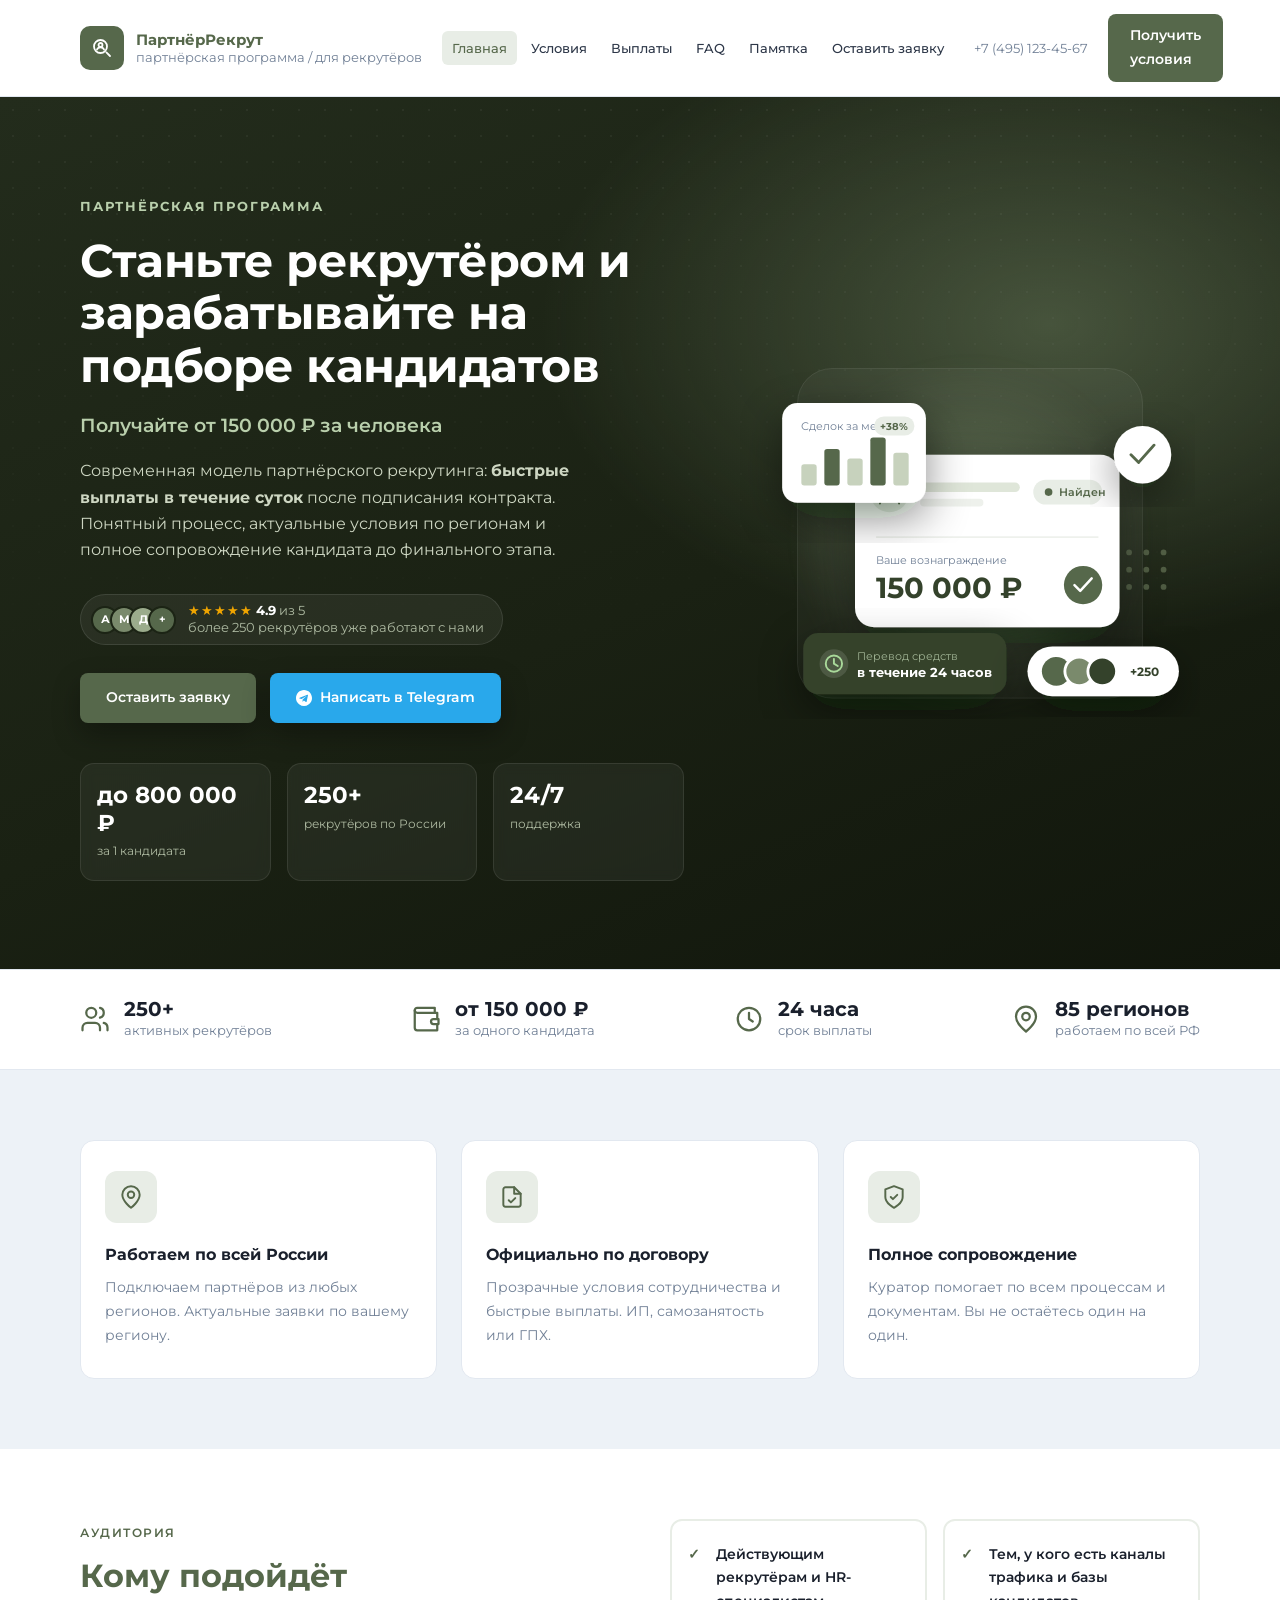
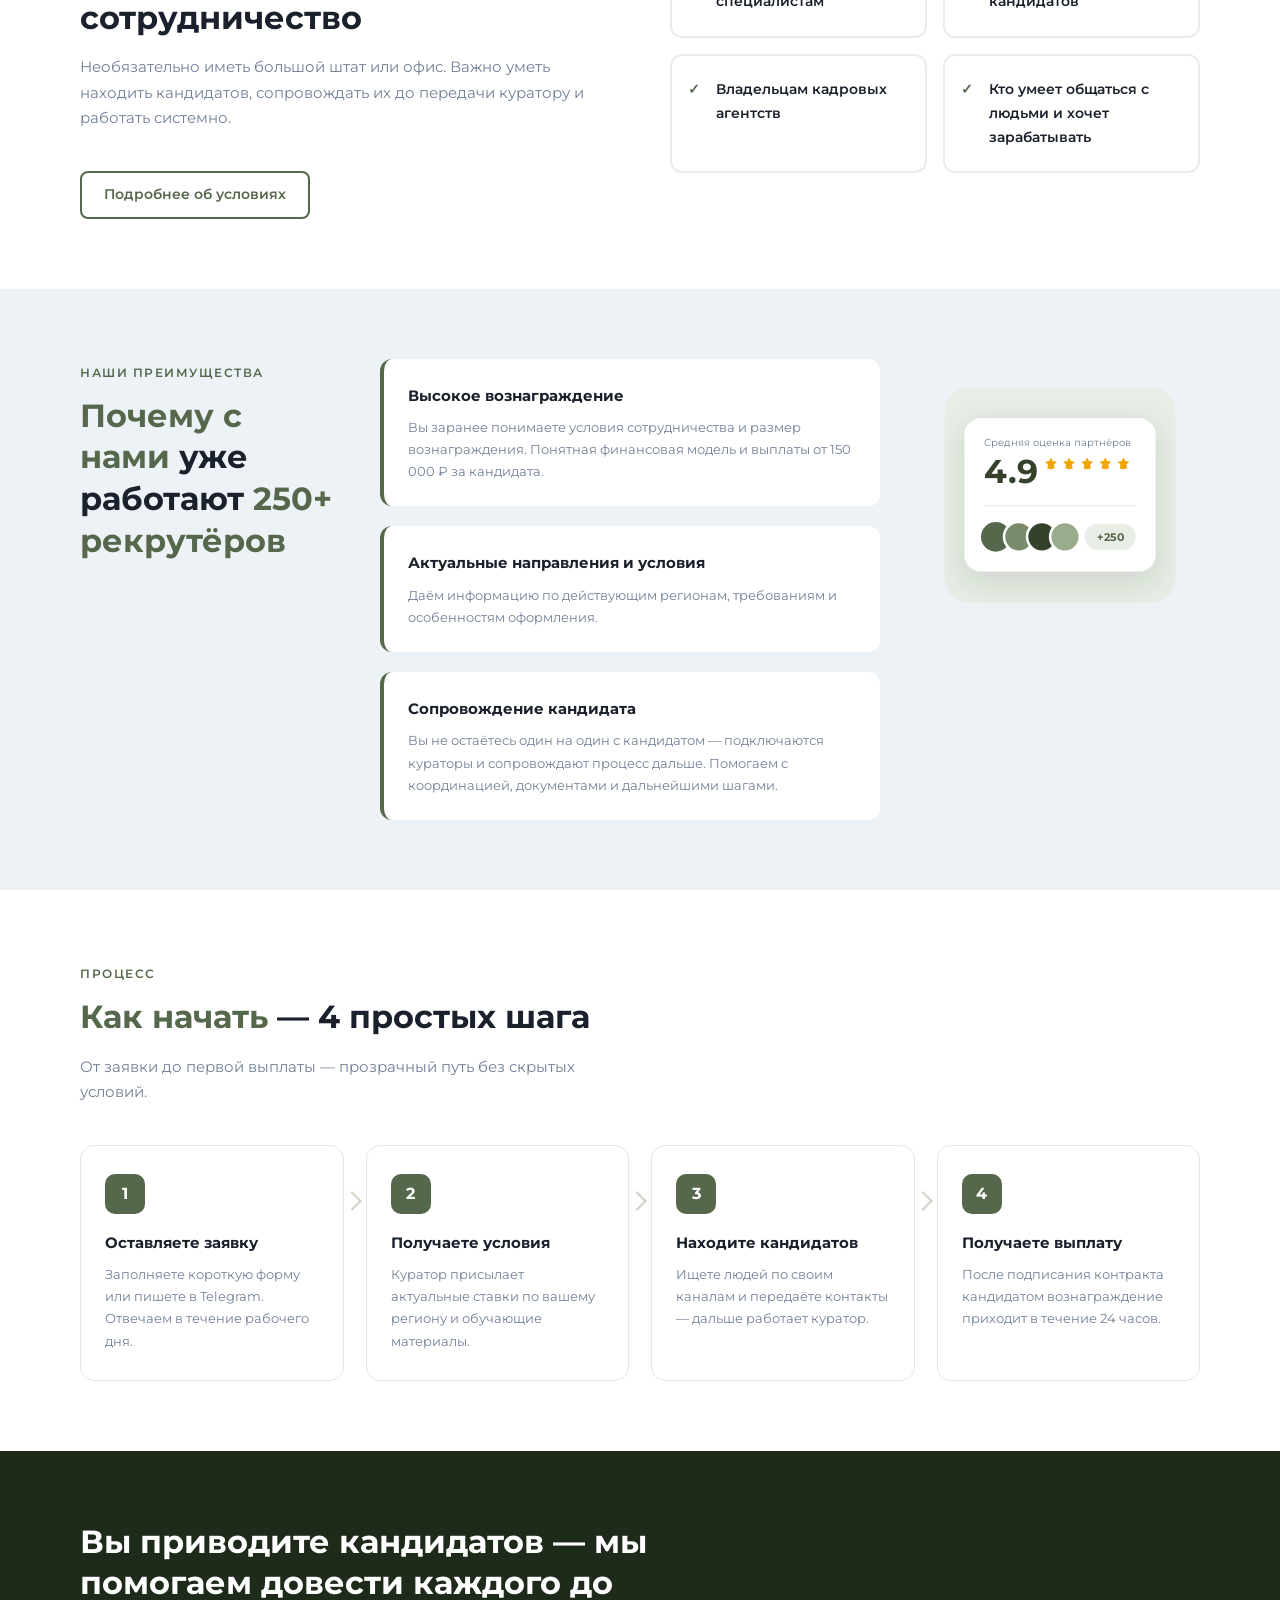
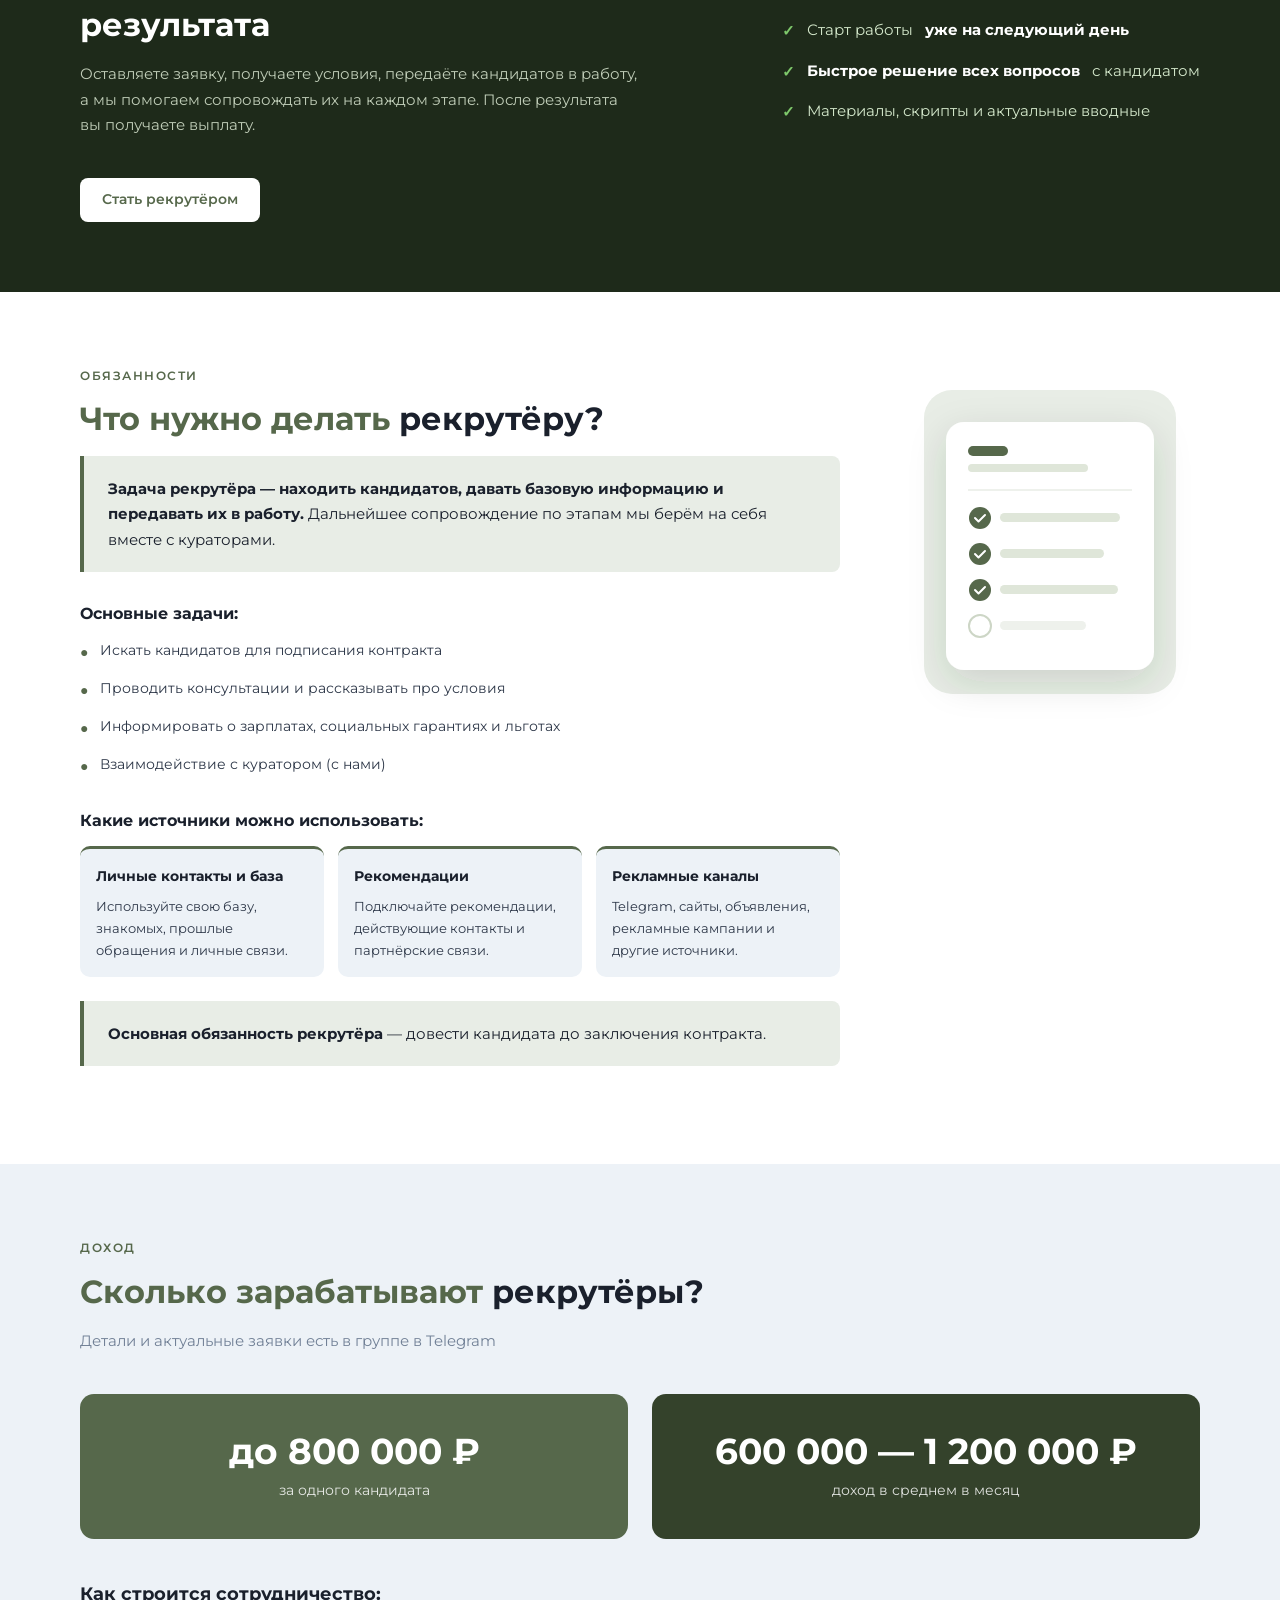
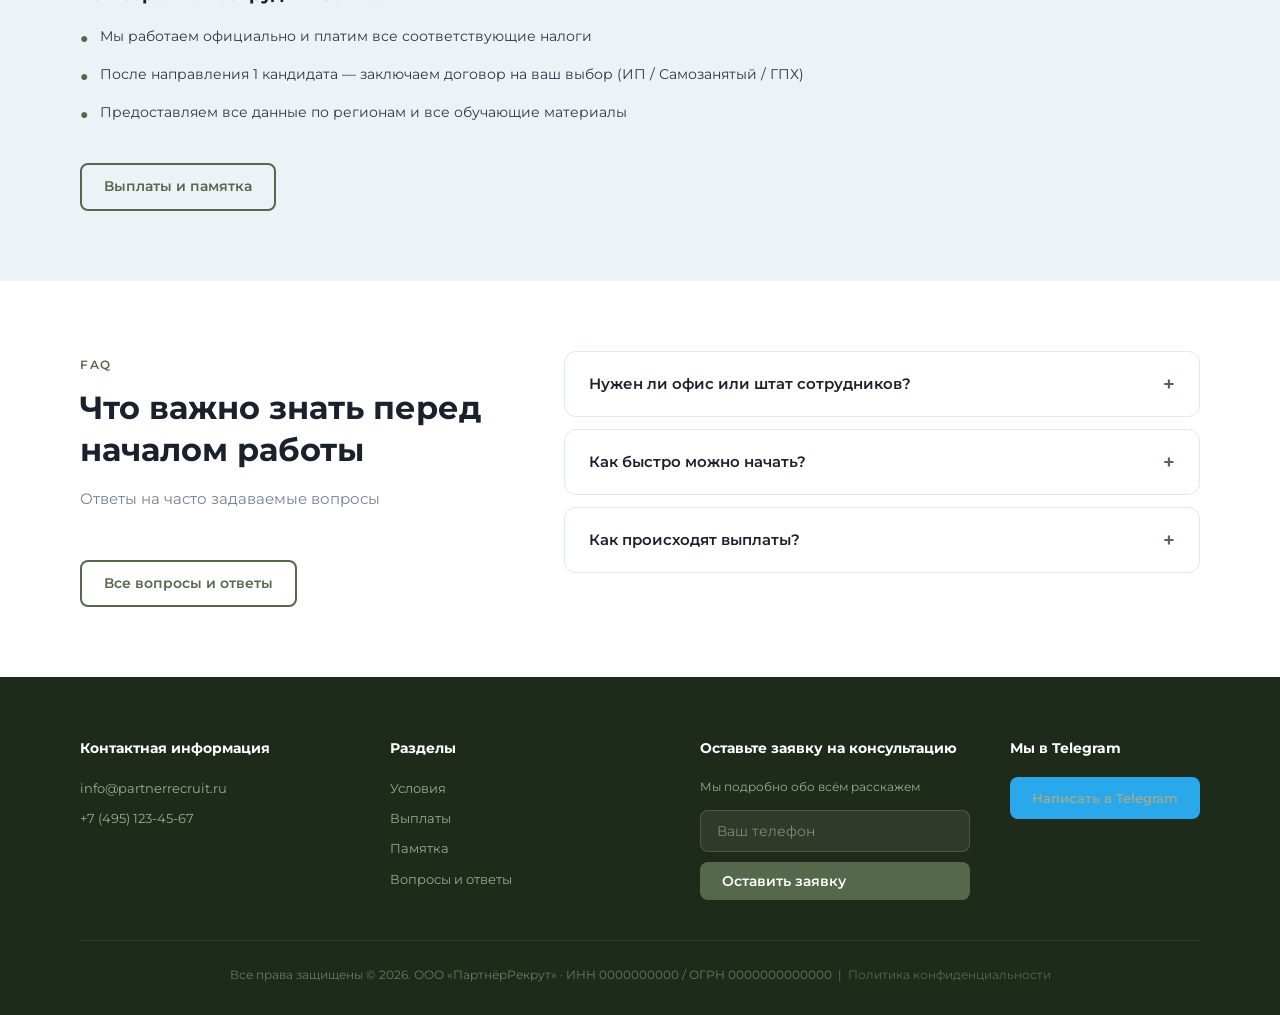
<file: index.html>
<!DOCTYPE html>
<html lang="ru">
<head>
  <meta charset="UTF-8">
  <meta name="viewport" content="width=device-width, initial-scale=1.0">
  <title>Партнёрская программа для рекрутёров | Подбор кандидатов</title>
  <meta name="description" content="Работа для рекрутёров по подбору кандидатов. Актуальные условия, сопровождение, выплаты за результат, заявки по регионам.">
  <link rel="stylesheet" href="css/style.css">
</head>
<body>

<!-- HEADER -->
<header class="site-header">
  <div class="container">
    <div class="header-inner">
      <a href="index.html" class="logo-wrap">
        <div class="logo-icon">
          <svg viewBox="0 0 24 24" fill="none" stroke="currentColor" stroke-width="1.8" stroke-linecap="round" stroke-linejoin="round" aria-hidden="true">
            <circle cx="10.5" cy="10.5" r="6.5"/>
            <path d="m20 20-3.6-3.6"/>
            <circle cx="10.5" cy="9" r="2"/>
            <path d="M7 13.6a3.6 3 0 0 1 7 0"/>
          </svg>
        </div>
        <div class="logo-text">
          <strong>ПартнёрРекрут</strong>
          партнёрская программа / для рекрутёров
        </div>
      </a>
      <nav class="header-nav" id="header-nav">
        <a href="index.html">Главная</a>
        <a href="usloviya.html">Условия</a>
        <a href="viplaty.html">Выплаты</a>
        <a href="faq.html">FAQ</a>
        <a href="pamyatka.html">Памятка</a>
        <a href="zayavka.html">Оставить заявку</a>
      </nav>
      <div class="header-contacts">
        <a href="tel:+74951234567">+7 (495) 123-45-67</a>
      </div>
      <a href="#" class="btn btn-primary" data-modal>Получить условия</a>
      <button class="hamburger" id="hamburger" aria-label="Меню">
        <span></span><span></span><span></span>
      </button>
    </div>
  </div>
</header>

<!-- HERO -->
<section class="hero">
  <div class="container">
    <div class="hero-inner">
      <div>
        <span class="hero-label">Партнёрская программа</span>
        <h1>Станьте рекрутёром и зарабатывайте на подборе кандидатов</h1>
        <p class="hero-sub">Получайте от 150 000 ₽ за человека</p>
        <p class="hero-desc">Современная модель партнёрского рекрутинга: <strong>быстрые выплаты в течение суток</strong> после подписания контракта. Понятный процесс, актуальные условия по регионам и полное сопровождение кандидата до финального этапа.</p>
        <div class="hero-rating">
          <div class="avatars">
            <span>А</span><span>М</span><span>Д</span><span>+</span>
          </div>
          <div class="rating-text">
            <span class="stars">★★★★★</span> <strong>4.9</strong> из 5<br>
            более 250 рекрутёров уже работают с нами
          </div>
        </div>
        <div class="hero-btns">
          <a href="#" class="btn btn-primary" data-modal>Оставить заявку</a>
          <a href="https://t.me/partnerrecruit" class="btn btn-tg" target="_blank" rel="noopener">
            <svg width="16" height="16" viewBox="0 0 24 24" fill="currentColor" aria-hidden="true"><path d="M12 0C5.373 0 0 5.373 0 12s5.373 12 12 12 12-5.373 12-12S18.627 0 12 0zm5.894 8.221-1.97 9.28c-.145.658-.537.818-1.084.508l-3-2.21-1.447 1.394c-.16.16-.295.295-.605.295l.213-3.053 5.56-5.023c.242-.213-.054-.333-.373-.12l-6.871 4.326-2.962-.924c-.643-.204-.657-.643.136-.953l11.57-4.461c.537-.194 1.006.131.833.941z"/></svg>
            Написать в Telegram
          </a>
        </div>
        <div class="hero-stats">
          <div class="stat-box">
            <div class="stat-num">до 800 000 ₽</div>
            <div class="stat-label">за 1 кандидата</div>
          </div>
          <div class="stat-box">
            <div class="stat-num">250+</div>
            <div class="stat-label">рекрутёров по России</div>
          </div>
          <div class="stat-box">
            <div class="stat-num">24/7</div>
            <div class="stat-label">поддержка</div>
          </div>
        </div>
      </div>
      <div class="hero-image-side">
        <svg viewBox="0 0 480 470" fill="none" xmlns="http://www.w3.org/2000/svg" role="img" aria-label="Панель рекрутёра: подобранный кандидат, статистика и выплата">
          <defs>
            <filter id="hShadow" x="-40%" y="-40%" width="180%" height="180%">
              <feDropShadow dx="0" dy="16" stdDeviation="22" flood-color="#0c1208" flood-opacity="0.45"/>
            </filter>
          </defs>

          <!-- subtle glass frame -->
          <rect x="60" y="60" width="360" height="344" rx="36" fill="#ffffff" fill-opacity="0.04" stroke="#ffffff" stroke-opacity="0.09"/>

          <!-- dot accents -->
          <g fill="#7d8f6c" fill-opacity="0.5">
            <circle cx="406" cy="252" r="3"/><circle cx="424" cy="252" r="3"/><circle cx="442" cy="252" r="3"/>
            <circle cx="406" cy="270" r="3"/><circle cx="424" cy="270" r="3"/><circle cx="442" cy="270" r="3"/>
            <circle cx="406" cy="288" r="3"/><circle cx="424" cy="288" r="3"/><circle cx="442" cy="288" r="3"/>
          </g>

          <!-- main candidate card -->
          <g filter="url(#hShadow)">
            <rect x="120" y="150" width="276" height="180" rx="20" fill="#ffffff"/>
          </g>
          <circle cx="156" cy="190" r="20" fill="#e8ede6"/>
          <g stroke="#56684b" stroke-width="2" stroke-linecap="round" stroke-linejoin="round">
            <circle cx="156" cy="184" r="6"/>
            <path d="M146 201a10 8 0 0 1 20 0"/>
          </g>
          <rect x="188" y="179" width="104" height="10" rx="5" fill="#dfe6d9"/>
          <rect x="188" y="196" width="66" height="8" rx="4" fill="#eef1ec"/>
          <rect x="306" y="176" width="72" height="26" rx="13" fill="#e8ede6"/>
          <circle cx="322" cy="189" r="4" fill="#56684b"/>
          <text x="333" y="193" font-family="Montserrat, sans-serif" font-size="11" font-weight="600" fill="#56684b">Найден</text>
          <line x1="142" y1="236" x2="374" y2="236" stroke="#eef1ec" stroke-width="2"/>
          <text x="142" y="264" font-family="Montserrat, sans-serif" font-size="12" fill="#718096">Ваше вознаграждение</text>
          <text x="142" y="300" font-family="Montserrat, sans-serif" font-size="30" font-weight="700" fill="#34422b">150 000 ₽</text>
          <circle cx="358" cy="286" r="20" fill="#56684b"/>
          <path d="m349 286 6 6 12-13" stroke="#fff" stroke-width="2.6" stroke-linecap="round" stroke-linejoin="round"/>

          <!-- stats mini-card -->
          <g filter="url(#hShadow)">
            <rect x="44" y="96" width="150" height="104" rx="16" fill="#ffffff"/>
          </g>
          <text x="64" y="124" font-family="Montserrat, sans-serif" font-size="11" fill="#718096">Сделок за месяц</text>
          <rect x="140" y="110" width="42" height="20" rx="10" fill="#e8ede6"/>
          <text x="161" y="124" text-anchor="middle" font-family="Montserrat, sans-serif" font-size="10" font-weight="700" fill="#56684b">+38%</text>
          <g>
            <rect x="64" y="160" width="16" height="22" rx="3" fill="#c7d2bd"/>
            <rect x="88" y="144" width="16" height="38" rx="3" fill="#56684b"/>
            <rect x="112" y="154" width="16" height="28" rx="3" fill="#c7d2bd"/>
            <rect x="136" y="132" width="16" height="50" rx="3" fill="#56684b"/>
            <rect x="160" y="148" width="16" height="34" rx="3" fill="#c7d2bd"/>
          </g>

          <!-- top-right check badge -->
          <g filter="url(#hShadow)">
            <circle cx="420" cy="150" r="30" fill="#ffffff"/>
          </g>
          <path d="m408 150 8 8 16-18" stroke="#56684b" stroke-width="3" stroke-linecap="round" stroke-linejoin="round"/>

          <!-- payout chip -->
          <g filter="url(#hShadow)">
            <rect x="66" y="336" width="212" height="64" rx="16" fill="#34422b"/>
          </g>
          <circle cx="98" cy="368" r="15" fill="#ffffff" fill-opacity="0.12"/>
          <g stroke="#a9d99a" stroke-width="2" stroke-linecap="round" stroke-linejoin="round">
            <circle cx="98" cy="368" r="8.5"/>
            <path d="M98 368v-5M98 368l4 2.5"/>
          </g>
          <text x="122" y="364" font-family="Montserrat, sans-serif" font-size="11" fill="#9fb293">Перевод средств</text>
          <text x="122" y="382" font-family="Montserrat, sans-serif" font-size="14" font-weight="700" fill="#ffffff">в течение 24 часов</text>

          <!-- avatars cluster chip -->
          <g filter="url(#hShadow)">
            <rect x="300" y="350" width="158" height="52" rx="26" fill="#ffffff"/>
          </g>
          <circle cx="330" cy="376" r="15" fill="#56684b"/>
          <circle cx="354" cy="376" r="15" fill="#7a8a6c" stroke="#fff" stroke-width="3"/>
          <circle cx="378" cy="376" r="15" fill="#34422b" stroke="#fff" stroke-width="3"/>
          <text x="422" y="381" text-anchor="middle" font-family="Montserrat, sans-serif" font-size="13" font-weight="700" fill="#34422b">+250</text>
        </svg>
      </div>
    </div>
  </div>
</section>

<!-- TRUST BAR -->
<section class="trust-bar">
  <div class="container">
    <div class="trust-item">
      <svg viewBox="0 0 24 24" fill="none" stroke="currentColor" stroke-width="1.8" stroke-linecap="round" stroke-linejoin="round" aria-hidden="true"><path d="M16 21v-2a4 4 0 0 0-4-4H6a4 4 0 0 0-4 4v2"/><circle cx="9" cy="7" r="4"/><path d="M22 21v-2a4 4 0 0 0-3-3.87"/><path d="M16 3.13a4 4 0 0 1 0 7.75"/></svg>
      <div>
        <div class="t-num">250+</div>
        <div class="t-label">активных рекрутёров</div>
      </div>
    </div>
    <div class="trust-item">
      <svg viewBox="0 0 24 24" fill="none" stroke="currentColor" stroke-width="1.8" stroke-linecap="round" stroke-linejoin="round" aria-hidden="true"><path d="M21 12V7H5a2 2 0 0 1 0-4h14v4"/><path d="M3 5v14a2 2 0 0 0 2 2h16v-5"/><path d="M18 12a2 2 0 0 0 0 4h4v-4z"/></svg>
      <div>
        <div class="t-num">от 150 000 ₽</div>
        <div class="t-label">за одного кандидата</div>
      </div>
    </div>
    <div class="trust-item">
      <svg viewBox="0 0 24 24" fill="none" stroke="currentColor" stroke-width="1.8" stroke-linecap="round" stroke-linejoin="round" aria-hidden="true"><circle cx="12" cy="12" r="9"/><path d="M12 7v5l3 2"/></svg>
      <div>
        <div class="t-num">24 часа</div>
        <div class="t-label">срок выплаты</div>
      </div>
    </div>
    <div class="trust-item">
      <svg viewBox="0 0 24 24" fill="none" stroke="currentColor" stroke-width="1.8" stroke-linecap="round" stroke-linejoin="round" aria-hidden="true"><path d="M20 10c0 6-8 12-8 12s-8-6-8-12a8 8 0 0 1 16 0z"/><circle cx="12" cy="10" r="3"/></svg>
      <div>
        <div class="t-num">85 регионов</div>
        <div class="t-label">работаем по всей РФ</div>
      </div>
    </div>
  </div>
</section>

<!-- FEATURES -->
<section class="section section-light">
  <div class="container">
    <div class="features-grid">
      <div class="feature-card">
        <div class="feature-icon">
          <svg viewBox="0 0 24 24" fill="none" stroke="currentColor" stroke-width="1.8" stroke-linecap="round" stroke-linejoin="round" aria-hidden="true"><path d="M20 10c0 6-8 12-8 12s-8-6-8-12a8 8 0 0 1 16 0z"/><circle cx="12" cy="10" r="3"/></svg>
        </div>
        <h3>Работаем по всей России</h3>
        <p>Подключаем партнёров из любых регионов. Актуальные заявки по вашему региону.</p>
      </div>
      <div class="feature-card">
        <div class="feature-icon">
          <svg viewBox="0 0 24 24" fill="none" stroke="currentColor" stroke-width="1.8" stroke-linecap="round" stroke-linejoin="round" aria-hidden="true"><path d="M14 3H6a2 2 0 0 0-2 2v14a2 2 0 0 0 2 2h12a2 2 0 0 0 2-2V9z"/><path d="M14 3v6h6"/><path d="m9 15 2 2 4-4"/></svg>
        </div>
        <h3>Официально по договору</h3>
        <p>Прозрачные условия сотрудничества и быстрые выплаты. ИП, самозанятость или ГПХ.</p>
      </div>
      <div class="feature-card">
        <div class="feature-icon">
          <svg viewBox="0 0 24 24" fill="none" stroke="currentColor" stroke-width="1.8" stroke-linecap="round" stroke-linejoin="round" aria-hidden="true"><path d="M12 22s8-4 8-10V5l-8-3-8 3v7c0 6 8 10 8 10z"/><path d="m9 12 2 2 4-4"/></svg>
        </div>
        <h3>Полное сопровождение</h3>
        <p>Куратор помогает по всем процессам и документам. Вы не остаётесь один на один.</p>
      </div>
    </div>
  </div>
</section>

<!-- WHO -->
<section class="section section-white">
  <div class="container">
    <div class="who-inner">
      <div>
        <span class="section-label">Аудитория</span>
        <h2 class="section-title"><span class="accent">Кому подойдёт</span> сотрудничество</h2>
        <p class="section-sub">Необязательно иметь большой штат или офис. Важно уметь находить кандидатов, сопровождать их до передачи куратору и работать системно.</p>
        <a href="usloviya.html" class="btn btn-outline">Подробнее об условиях</a>
      </div>
      <div class="who-cards">
        <div class="who-card">Действующим рекрутёрам и HR-специалистам</div>
        <div class="who-card">Тем, у кого есть каналы трафика и базы кандидатов</div>
        <div class="who-card">Владельцам кадровых агентств</div>
        <div class="who-card">Кто умеет общаться с людьми и хочет зарабатывать</div>
      </div>
    </div>
  </div>
</section>

<!-- WHY US -->
<section class="section section-light">
  <div class="container">
    <div class="why-inner">
      <div>
        <span class="section-label">Наши преимущества</span>
        <h2 class="section-title"><span class="accent">Почему с нами</span> уже работают <span class="accent">250+ рекрутёров</span></h2>
      </div>
      <div class="why-boxes">
        <div class="why-box">
          <h4>Высокое вознаграждение</h4>
          <p>Вы заранее понимаете условия сотрудничества и размер вознаграждения. Понятная финансовая модель и выплаты от 150 000 ₽ за кандидата.</p>
        </div>
        <div class="why-box">
          <h4>Актуальные направления и условия</h4>
          <p>Даём информацию по действующим регионам, требованиям и особенностям оформления.</p>
        </div>
        <div class="why-box">
          <h4>Сопровождение кандидата</h4>
          <p>Вы не остаётесь один на один с кандидатом — подключаются кураторы и сопровождают процесс дальше. Помогаем с координацией, документами и дальнейшими шагами.</p>
        </div>
      </div>
      <div class="why-image">
        <svg viewBox="0 0 340 330" fill="none" xmlns="http://www.w3.org/2000/svg" role="img" aria-label="Высокий рейтинг и сообщество рекрутёров">
          <defs>
            <filter id="wShadow" x="-30%" y="-30%" width="160%" height="160%">
              <feDropShadow dx="0" dy="12" stdDeviation="18" flood-color="#34422b" flood-opacity="0.15"/>
            </filter>
            <symbol id="starW" viewBox="0 0 24 24"><path d="M12 2l2.95 5.98 6.6.96-4.77 4.65 1.13 6.57L12 21.02 6.09 20.16l1.13-6.57L2.45 8.94l6.6-.96z" fill="#f0a500"/></symbol>
          </defs>
          <rect x="30" y="34" width="280" height="262" rx="30" fill="#e8ede6"/>
          <g filter="url(#wShadow)">
            <rect x="54" y="72" width="232" height="186" rx="20" fill="#ffffff"/>
          </g>
          <text x="78" y="106" font-family="Montserrat, sans-serif" font-size="12" fill="#718096">Средняя оценка партнёров</text>
          <text x="78" y="150" font-family="Montserrat, sans-serif" font-size="40" font-weight="700" fill="#34422b">4.9</text>
          <use href="#starW" x="150" y="118" width="18" height="18"/>
          <use href="#starW" x="172" y="118" width="18" height="18"/>
          <use href="#starW" x="194" y="118" width="18" height="18"/>
          <use href="#starW" x="216" y="118" width="18" height="18"/>
          <use href="#starW" x="238" y="118" width="18" height="18"/>
          <line x1="78" y1="178" x2="262" y2="178" stroke="#eef1ec" stroke-width="2"/>
          <!-- avatar cluster -->
          <g>
            <circle cx="92" cy="216" r="18" fill="#56684b"/>
            <circle cx="120" cy="216" r="18" fill="#7a8a6c" stroke="#fff" stroke-width="3"/>
            <circle cx="148" cy="216" r="18" fill="#34422b" stroke="#fff" stroke-width="3"/>
            <circle cx="176" cy="216" r="18" fill="#9bac8c" stroke="#fff" stroke-width="3"/>
          </g>
          <rect x="200" y="200" width="62" height="32" rx="16" fill="#e8ede6"/>
          <text x="231" y="221" text-anchor="middle" font-family="Montserrat, sans-serif" font-size="13" font-weight="700" fill="#56684b">+250</text>
        </svg>
      </div>
    </div>
  </div>
</section>

<!-- HOW IT WORKS -->
<section class="section section-white">
  <div class="container">
    <span class="section-label">Процесс</span>
    <h2 class="section-title"><span class="accent">Как начать</span> — 4 простых шага</h2>
    <p class="section-sub">От заявки до первой выплаты — прозрачный путь без скрытых условий.</p>
    <div class="steps-grid">
      <div class="step-card">
        <div class="step-num">1</div>
        <h4>Оставляете заявку</h4>
        <p>Заполняете короткую форму или пишете в Telegram. Отвечаем в течение рабочего дня.</p>
      </div>
      <div class="step-card">
        <div class="step-num">2</div>
        <h4>Получаете условия</h4>
        <p>Куратор присылает актуальные ставки по вашему региону и обучающие материалы.</p>
      </div>
      <div class="step-card">
        <div class="step-num">3</div>
        <h4>Находите кандидатов</h4>
        <p>Ищете людей по своим каналам и передаёте контакты — дальше работает куратор.</p>
      </div>
      <div class="step-card">
        <div class="step-num">4</div>
        <h4>Получаете выплату</h4>
        <p>После подписания контракта кандидатом вознаграждение приходит в течение 24 часов.</p>
      </div>
    </div>
  </div>
</section>

<!-- CTA BANNER -->
<section class="section section-dark">
  <div class="container">
    <div class="cta-inner">
      <div>
        <h2 class="section-title">Вы приводите кандидатов — мы помогаем довести каждого до результата</h2>
        <p class="section-sub">Оставляете заявку, получаете условия, передаёте кандидатов в работу, а мы помогаем сопровождать их на каждом этапе. После результата вы получаете выплату.</p>
        <a href="#" class="btn btn-white" data-modal>Стать рекрутёром</a>
      </div>
      <ul class="cta-checklist">
        <li>Старт работы <strong style="color:#fff">уже на следующий день</strong></li>
        <li><strong style="color:#fff">Быстрое решение всех вопросов</strong> с кандидатом</li>
        <li>Материалы, скрипты и актуальные вводные</li>
      </ul>
    </div>
  </div>
</section>

<!-- TASKS -->
<section class="section section-white">
  <div class="container">
    <div class="tasks-inner">
      <div>
        <span class="section-label">Обязанности</span>
        <h2 class="section-title"><span class="accent">Что нужно делать</span> рекрутёру?</h2>
        <div class="highlight-box">
          <strong>Задача рекрутёра — находить кандидатов, давать базовую информацию и передавать их в работу.</strong> Дальнейшее сопровождение по этапам мы берём на себя вместе с кураторами.
        </div>
        <h3 style="font-size:16px;font-weight:700;color:var(--text-dark);margin-bottom:12px;">Основные задачи:</h3>
        <ul class="task-list">
          <li>Искать кандидатов для подписания контракта</li>
          <li>Проводить консультации и рассказывать про условия</li>
          <li>Информировать о зарплатах, социальных гарантиях и льготах</li>
          <li>Взаимодействие с куратором (с нами)</li>
        </ul>
        <h3 style="font-size:16px;font-weight:700;color:var(--text-dark);margin-bottom:12px;">Какие источники можно использовать:</h3>
        <div class="sources-grid">
          <div class="source-box">
            <strong>Личные контакты и база</strong>
            Используйте свою базу, знакомых, прошлые обращения и личные связи.
          </div>
          <div class="source-box">
            <strong>Рекомендации</strong>
            Подключайте рекомендации, действующие контакты и партнёрские связи.
          </div>
          <div class="source-box">
            <strong>Рекламные каналы</strong>
            Telegram, сайты, объявления, рекламные кампании и другие источники.
          </div>
        </div>
        <div class="highlight-box">
          <strong>Основная обязанность рекрутёра</strong> — довести кандидата до заключения контракта.
        </div>
      </div>
      <div class="tasks-image">
        <svg viewBox="0 0 300 360" fill="none" xmlns="http://www.w3.org/2000/svg" role="img" aria-label="Чек-лист задач рекрутёра">
          <defs>
            <filter id="tShadow" x="-30%" y="-30%" width="160%" height="160%">
              <feDropShadow dx="0" dy="12" stdDeviation="18" flood-color="#34422b" flood-opacity="0.15"/>
            </filter>
          </defs>
          <rect x="24" y="28" width="252" height="304" rx="28" fill="#e8ede6"/>
          <g filter="url(#tShadow)">
            <rect x="46" y="60" width="208" height="248" rx="18" fill="#ffffff"/>
          </g>
          <!-- header -->
          <rect x="68" y="84" width="40" height="10" rx="5" fill="#56684b"/>
          <rect x="68" y="102" width="120" height="8" rx="4" fill="#dfe6d9"/>
          <line x1="68" y1="128" x2="232" y2="128" stroke="#eef1ec" stroke-width="2"/>
          <!-- task rows -->
          <g>
            <circle cx="80" cy="156" r="11" fill="#56684b"/>
            <path d="m75 156 3.5 3.5L85 153" stroke="#fff" stroke-width="2" stroke-linecap="round" stroke-linejoin="round"/>
            <rect x="100" y="151" width="120" height="9" rx="4.5" fill="#dfe6d9"/>
          </g>
          <g>
            <circle cx="80" cy="192" r="11" fill="#56684b"/>
            <path d="m75 192 3.5 3.5L85 189" stroke="#fff" stroke-width="2" stroke-linecap="round" stroke-linejoin="round"/>
            <rect x="100" y="187" width="104" height="9" rx="4.5" fill="#dfe6d9"/>
          </g>
          <g>
            <circle cx="80" cy="228" r="11" fill="#56684b"/>
            <path d="m75 228 3.5 3.5L85 225" stroke="#fff" stroke-width="2" stroke-linecap="round" stroke-linejoin="round"/>
            <rect x="100" y="223" width="118" height="9" rx="4.5" fill="#dfe6d9"/>
          </g>
          <g>
            <circle cx="80" cy="264" r="11" fill="none" stroke="#cdd6c6" stroke-width="2"/>
            <rect x="100" y="259" width="86" height="9" rx="4.5" fill="#eef1ec"/>
          </g>
        </svg>
      </div>
    </div>
  </div>
</section>

<!-- EARNINGS -->
<section class="section section-light">
  <div class="container">
    <span class="section-label">Доход</span>
    <h2 class="section-title"><span class="accent">Сколько зарабатывают</span> рекрутёры?</h2>
    <p class="section-sub">Детали и актуальные заявки есть в группе в Telegram</p>
    <div class="earnings-stats">
      <div class="earn-card">
        <div class="earn-num">до 800 000 ₽</div>
        <div class="earn-label">за одного кандидата</div>
      </div>
      <div class="earn-card" style="background:var(--green-dark)">
        <div class="earn-num">600 000 — 1 200 000 ₽</div>
        <div class="earn-label">доход в среднем в месяц</div>
      </div>
    </div>
    <h3 style="font-size:18px;font-weight:700;color:var(--text-dark);margin-bottom:16px;">Как строится сотрудничество:</h3>
    <ul class="task-list">
      <li>Мы работаем официально и платим все соответствующие налоги</li>
      <li>После направления 1 кандидата — заключаем договор на ваш выбор (ИП / Самозанятый / ГПХ)</li>
      <li>Предоставляем все данные по регионам и все обучающие материалы</li>
    </ul>
    <a href="viplaty.html" class="btn btn-outline" style="margin-top:8px">Выплаты и памятка</a>
  </div>
</section>

<!-- FAQ PREVIEW -->
<section class="section section-white">
  <div class="container">
    <div class="faq-inner">
      <div>
        <span class="section-label">FAQ</span>
        <h2 class="section-title">Что важно знать перед началом работы</h2>
        <p class="section-sub">Ответы на часто задаваемые вопросы</p>
        <a href="faq.html" class="btn btn-outline" style="margin-top:8px">Все вопросы и ответы</a>
      </div>
      <div class="accordion">
        <div class="accordion-item">
          <button class="accordion-header">
            Нужен ли офис или штат сотрудников?
            <span class="accordion-icon">+</span>
          </button>
          <div class="accordion-body">
            <p>Нет. Формат подходит для удалённой работы. Главное — уметь находить кандидатов, грамотно коммуницировать и работать системно.</p>
          </div>
        </div>
        <div class="accordion-item">
          <button class="accordion-header">
            Как быстро можно начать?
            <span class="accordion-icon">+</span>
          </button>
          <div class="accordion-body">
            <p>После первичного контакта и согласования формата сотрудничества можно быстро подключиться, получить материалы и начать работу с потоком кандидатов.</p>
          </div>
        </div>
        <div class="accordion-item">
          <button class="accordion-header">
            Как происходят выплаты?
            <span class="accordion-icon">+</span>
          </button>
          <div class="accordion-body">
            <p>Выплаты завязаны на понятный результат. Условия фиксируются заранее, чтобы партнёру было ясно, за что и когда он получает вознаграждение.</p>
          </div>
        </div>
      </div>
    </div>
  </div>
</section>

<!-- FOOTER -->
<footer class="site-footer">
  <div class="container">
    <div class="footer-grid">
      <div class="footer-col">
        <h5>Контактная информация</h5>
        <a href="mailto:info@partnerrecruit.ru">info@partnerrecruit.ru</a>
        <a href="tel:+74951234567">+7 (495) 123-45-67</a>
      </div>
      <div class="footer-col">
        <h5>Разделы</h5>
        <a href="usloviya.html">Условия</a>
        <a href="viplaty.html">Выплаты</a>
        <a href="pamyatka.html">Памятка</a>
        <a href="faq.html">Вопросы и ответы</a>
      </div>
      <div class="footer-col">
        <h5>Оставьте заявку на консультацию</h5>
        <p style="font-size:12px;margin-bottom:12px;">Мы подробно обо всём расскажем</p>
        <form class="footer-form js-form">
          <input type="tel" name="phone" placeholder="Ваш телефон" required>
          <button type="submit" class="btn btn-primary" style="width:100%">Оставить заявку</button>
        </form>
      </div>
      <div class="footer-col">
        <h5>Мы в Telegram</h5>
        <a href="https://t.me/partnerrecruit" class="btn btn-tg" target="_blank" rel="noopener" style="margin-top:4px">
          Написать в Telegram
        </a>
      </div>
    </div>
    <div class="footer-bottom">
      Все права защищены © 2026. ООО «ПартнёрРекрут» · ИНН 0000000000 / ОГРН 0000000000000 &nbsp;|&nbsp;
      <a href="#" style="color:var(--green)">Политика конфиденциальности</a>
    </div>
  </div>
</footer>

<!-- MODAL -->
<div class="modal-overlay" id="modal-overlay">
  <div class="modal">
    <button class="modal-close" onclick="document.getElementById('modal-overlay').classList.remove('open')">×</button>
    <h3>Оставьте заявку сейчас</h3>
    <p class="modal-sub">И получите лучшие условия сотрудничества</p>
    <form class="js-form" autocomplete="off">
      <div class="form-group">
        <input type="text" name="name" placeholder="Ваше имя">
      </div>
      <div class="form-group">
        <input type="tel" name="phone" placeholder="Ваш телефон" required>
      </div>
      <button type="submit" class="btn btn-primary" style="width:100%;justify-content:center">Стать партнёром</button>
    </form>
    <div class="modal-or">или</div>
    <a href="tel:+74951234567" class="modal-phone">+7 (495) 123-45-67</a>
    <a href="https://t.me/partnerrecruit" class="btn btn-tg" style="width:100%;justify-content:center" target="_blank" rel="noopener">Написать в Telegram</a>
    <p class="form-consent" style="margin-top:14px">Нажимая кнопку, вы даёте согласие на обработку персональных данных и соглашаетесь с политикой конфиденциальности</p>
  </div>
</div>

<script src="js/main.js"></script>
</body>
</html>
</file>
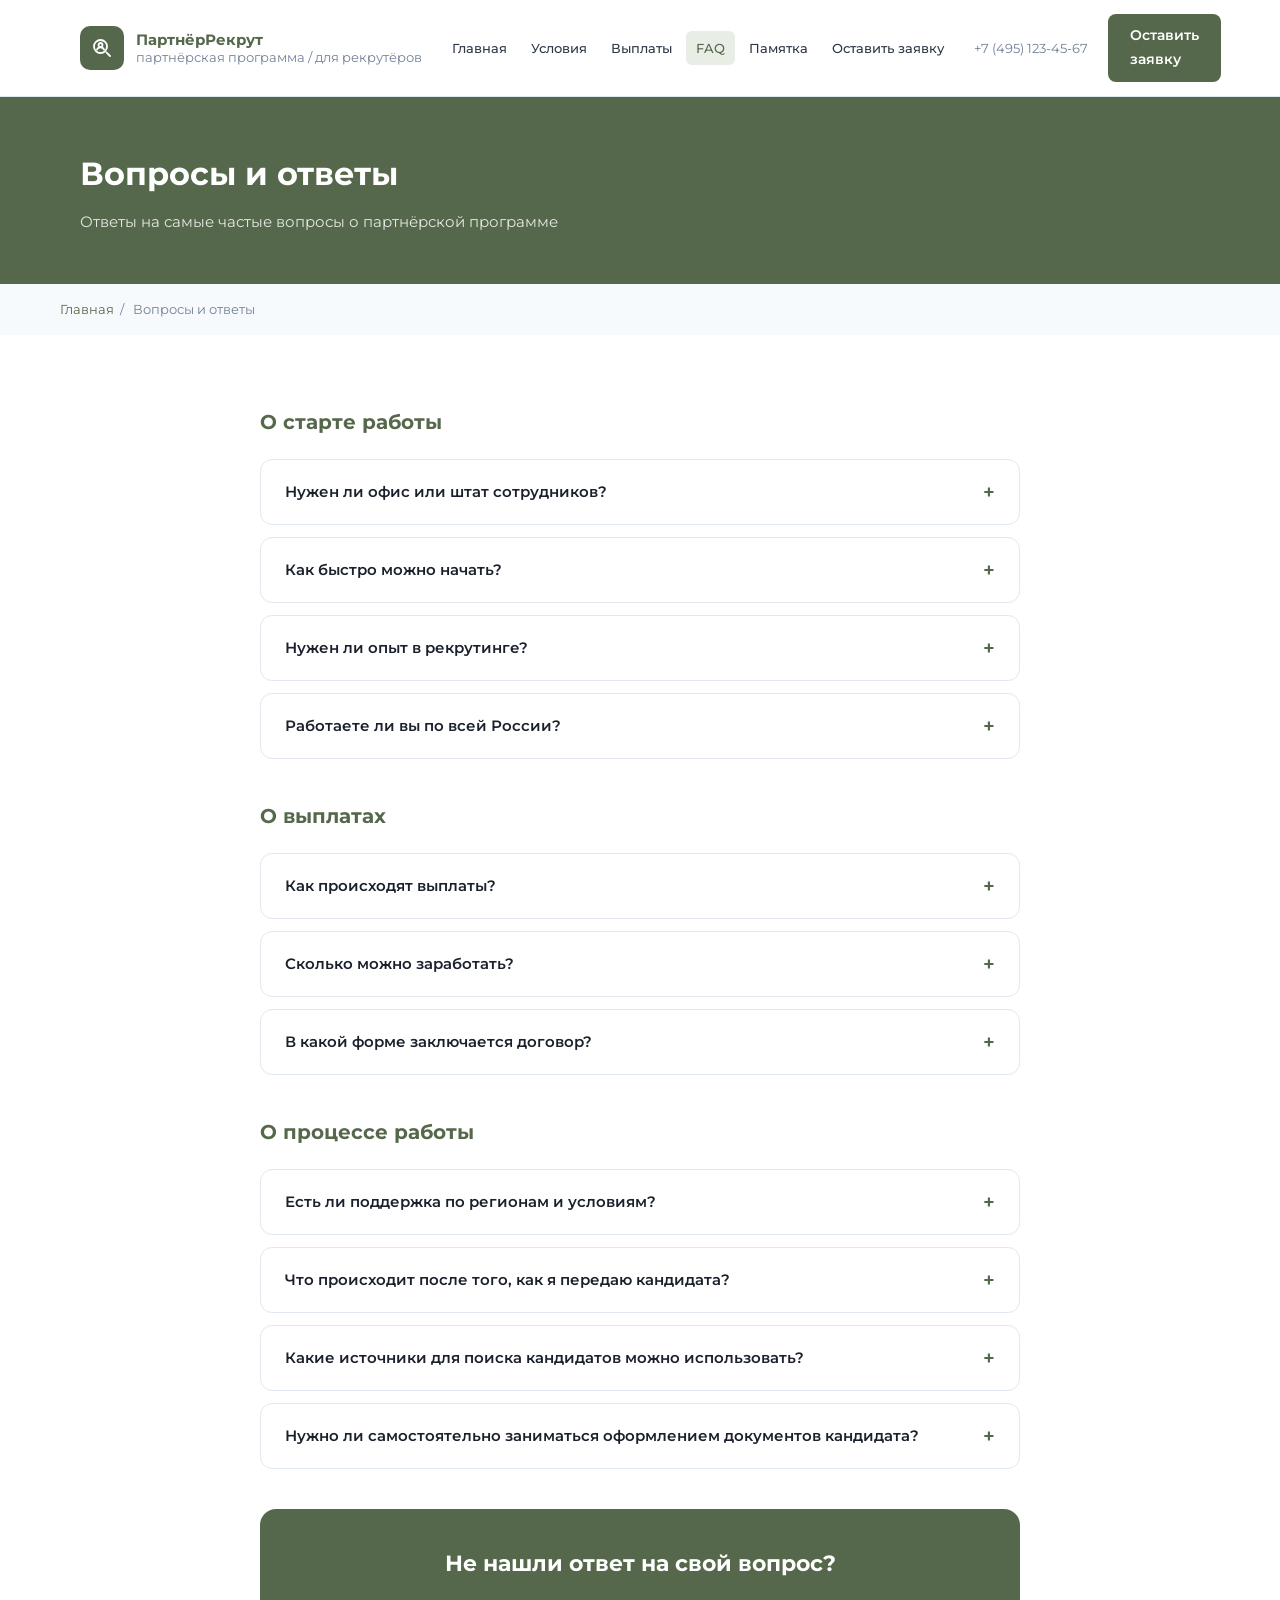
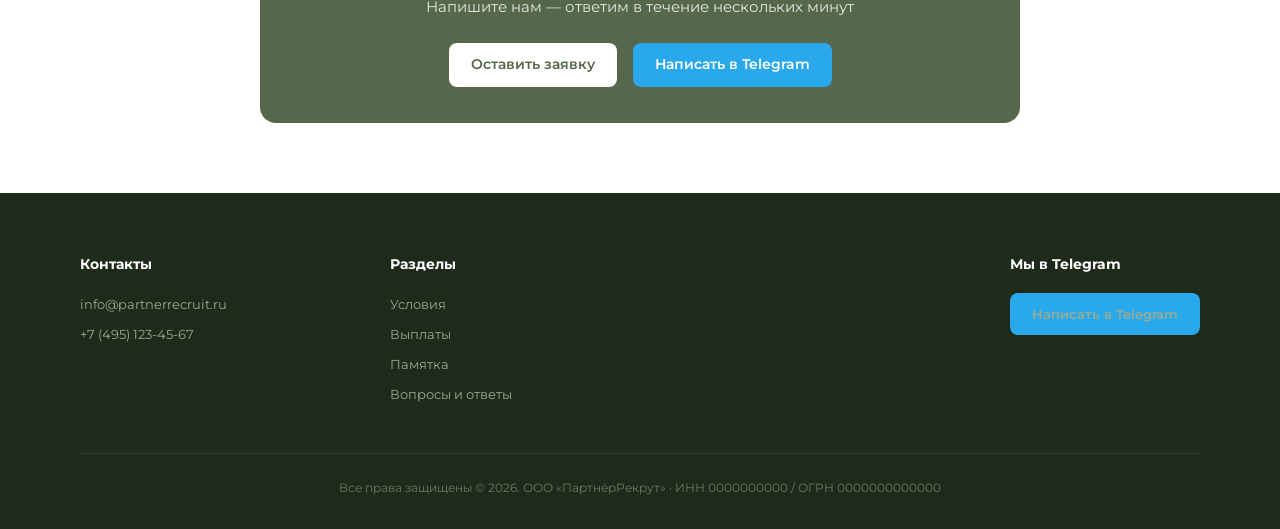
<file: faq.html>
<!DOCTYPE html>
<html lang="ru">
<head>
  <meta charset="UTF-8">
  <meta name="viewport" content="width=device-width, initial-scale=1.0">
  <title>Вопросы и ответы | Партнёрская программа для рекрутёров</title>
  <link rel="stylesheet" href="css/style.css">
</head>
<body>

<header class="site-header">
  <div class="container">
    <div class="header-inner">
      <a href="index.html" class="logo-wrap">
        <div class="logo-icon">
          <svg viewBox="0 0 24 24" fill="none" stroke="currentColor" stroke-width="1.8" stroke-linecap="round" stroke-linejoin="round" aria-hidden="true">
            <circle cx="10.5" cy="10.5" r="6.5"/>
            <path d="m20 20-3.6-3.6"/>
            <circle cx="10.5" cy="9" r="2"/>
            <path d="M7 13.6a3.6 3 0 0 1 7 0"/>
          </svg>
        </div>
        <div class="logo-text">
          <strong>ПартнёрРекрут</strong>
          партнёрская программа / для рекрутёров
        </div>
      </a>
      <nav class="header-nav" id="header-nav">
        <a href="index.html">Главная</a>
        <a href="usloviya.html">Условия</a>
        <a href="viplaty.html">Выплаты</a>
        <a href="faq.html">FAQ</a>
        <a href="pamyatka.html">Памятка</a>
        <a href="zayavka.html">Оставить заявку</a>
      </nav>
      <div class="header-contacts">
        <a href="tel:+74951234567">+7 (495) 123-45-67</a>
      </div>
      <a href="zayavka.html" class="btn btn-primary">Оставить заявку</a>
      <button class="hamburger" id="hamburger" aria-label="Меню">
        <span></span><span></span><span></span>
      </button>
    </div>
  </div>
</header>

<div class="page-hero">
  <div class="container">
    <h1>Вопросы и ответы</h1>
    <p>Ответы на самые частые вопросы о партнёрской программе</p>
  </div>
</div>

<div class="breadcrumbs container">
  <a href="index.html">Главная</a><span>/</span> Вопросы и ответы
</div>

<section class="section section-white">
  <div class="container">

    <div style="max-width:760px;margin:0 auto">

      <h2 style="font-size:20px;font-weight:700;color:var(--green);margin-bottom:20px;padding-top:0">О старте работы</h2>
      <div class="accordion" style="margin-bottom:40px">
        <div class="accordion-item">
          <button class="accordion-header">
            Нужен ли офис или штат сотрудников?
            <span class="accordion-icon">+</span>
          </button>
          <div class="accordion-body">
            <p>Нет. Формат подходит для удалённой работы. Главное — уметь находить кандидатов, грамотно коммуницировать и работать системно. Вы можете работать из любой точки России.</p>
          </div>
        </div>
        <div class="accordion-item">
          <button class="accordion-header">
            Как быстро можно начать?
            <span class="accordion-icon">+</span>
          </button>
          <div class="accordion-body">
            <p>После первичного контакта и согласования формата сотрудничества можно быстро подключиться, получить материалы и начать работу с потоком кандидатов. Обычно старт происходит уже на следующий день после оформления.</p>
          </div>
        </div>
        <div class="accordion-item">
          <button class="accordion-header">
            Нужен ли опыт в рекрутинге?
            <span class="accordion-icon">+</span>
          </button>
          <div class="accordion-body">
            <p>Опыт желателен, но не обязателен. Если у вас есть навыки общения с людьми, каналы привлечения аудитории или личная база — вы можете начать. Мы предоставляем обучающие материалы и скрипты.</p>
          </div>
        </div>
        <div class="accordion-item">
          <button class="accordion-header">
            Работаете ли вы по всей России?
            <span class="accordion-icon">+</span>
          </button>
          <div class="accordion-body">
            <p>Да. Мы подключаем партнёров из любых регионов. После заявки вы получите актуальные условия и ставки именно по вашему региону.</p>
          </div>
        </div>
      </div>

      <h2 style="font-size:20px;font-weight:700;color:var(--green);margin-bottom:20px">О выплатах</h2>
      <div class="accordion" style="margin-bottom:40px">
        <div class="accordion-item">
          <button class="accordion-header">
            Как происходят выплаты?
            <span class="accordion-icon">+</span>
          </button>
          <div class="accordion-body">
            <p>Выплаты привязаны к понятному результату — подписанию контракта кандидатом. Условия фиксируются заранее в договоре, чтобы партнёру было ясно, за что и когда он получает вознаграждение. Выплата производится в течение суток после подтверждения результата.</p>
          </div>
        </div>
        <div class="accordion-item">
          <button class="accordion-header">
            Сколько можно заработать?
            <span class="accordion-icon">+</span>
          </button>
          <div class="accordion-body">
            <p>Вознаграждение за одного кандидата — от 150 000 до 800 000 ₽ в зависимости от региона и условий. Средний доход активного рекрутёра — 600 000–1 200 000 ₽ в месяц.</p>
          </div>
        </div>
        <div class="accordion-item">
          <button class="accordion-header">
            В какой форме заключается договор?
            <span class="accordion-icon">+</span>
          </button>
          <div class="accordion-body">
            <p>После направления первого кандидата мы заключаем договор на ваш выбор: ИП, самозанятый или ГПХ. Все налоги мы платим официально.</p>
          </div>
        </div>
      </div>

      <h2 style="font-size:20px;font-weight:700;color:var(--green);margin-bottom:20px">О процессе работы</h2>
      <div class="accordion" style="margin-bottom:40px">
        <div class="accordion-item">
          <button class="accordion-header">
            Есть ли поддержка по регионам и условиям?
            <span class="accordion-icon">+</span>
          </button>
          <div class="accordion-body">
            <p>Да. Предоставляются актуальные вводные по регионам, требованиям, процессам и нюансам взаимодействия по заявкам. Ваш куратор всегда на связи.</p>
          </div>
        </div>
        <div class="accordion-item">
          <button class="accordion-header">
            Что происходит после того, как я передаю кандидата?
            <span class="accordion-icon">+</span>
          </button>
          <div class="accordion-body">
            <p>После передачи кандидата куратор берёт сопровождение на себя. Мы помогаем с координацией, документами и дальнейшими шагами. Ваша задача — найти и передать. Наша — довести до результата.</p>
          </div>
        </div>
        <div class="accordion-item">
          <button class="accordion-header">
            Какие источники для поиска кандидатов можно использовать?
            <span class="accordion-icon">+</span>
          </button>
          <div class="accordion-body">
            <p>Любые законные источники: личная база и знакомые, рекомендации, Telegram-каналы, сайты объявлений, рекламные кампании. Также можно работать с нашей базой по договорённости.</p>
          </div>
        </div>
        <div class="accordion-item">
          <button class="accordion-header">
            Нужно ли самостоятельно заниматься оформлением документов кандидата?
            <span class="accordion-icon">+</span>
          </button>
          <div class="accordion-body">
            <p>Нет. Документами и оформлением занимаются кураторы. Ваша роль — найти кандидата, донести базовую информацию и передать его нам.</p>
          </div>
        </div>
      </div>

      <div style="background:var(--green);border-radius:16px;padding:36px 40px;text-align:center;color:#fff;margin-top:20px">
        <h3 style="font-size:22px;font-weight:700;margin-bottom:12px">Не нашли ответ на свой вопрос?</h3>
        <p style="opacity:0.85;margin-bottom:24px">Напишите нам — ответим в течение нескольких минут</p>
        <div style="display:flex;gap:16px;justify-content:center;flex-wrap:wrap">
          <a href="zayavka.html" class="btn btn-white">Оставить заявку</a>
          <a href="https://t.me/partnerrecruit" class="btn btn-tg" target="_blank">Написать в Telegram</a>
        </div>
      </div>

    </div>
  </div>
</section>

<footer class="site-footer">
  <div class="container">
    <div class="footer-grid">
      <div class="footer-col">
        <h5>Контакты</h5>
        <a href="mailto:info@partnerrecruit.ru">info@partnerrecruit.ru</a>
        <a href="tel:+74951234567">+7 (495) 123-45-67</a>
      </div>
      <div class="footer-col">
        <h5>Разделы</h5>
        <a href="usloviya.html">Условия</a>
        <a href="viplaty.html">Выплаты</a>
        <a href="pamyatka.html">Памятка</a>
        <a href="faq.html">Вопросы и ответы</a>
      </div>
      <div class="footer-col"></div>
      <div class="footer-col">
        <h5>Мы в Telegram</h5>
        <a href="https://t.me/partnerrecruit" class="btn btn-tg" target="_blank">Написать в Telegram</a>
      </div>
    </div>
    <div class="footer-bottom">
      Все права защищены © 2026. ООО «ПартнёрРекрут» · ИНН 0000000000 / ОГРН 0000000000000
    </div>
  </div>
</footer>

<script src="js/main.js"></script>
</body>
</html>
</file>
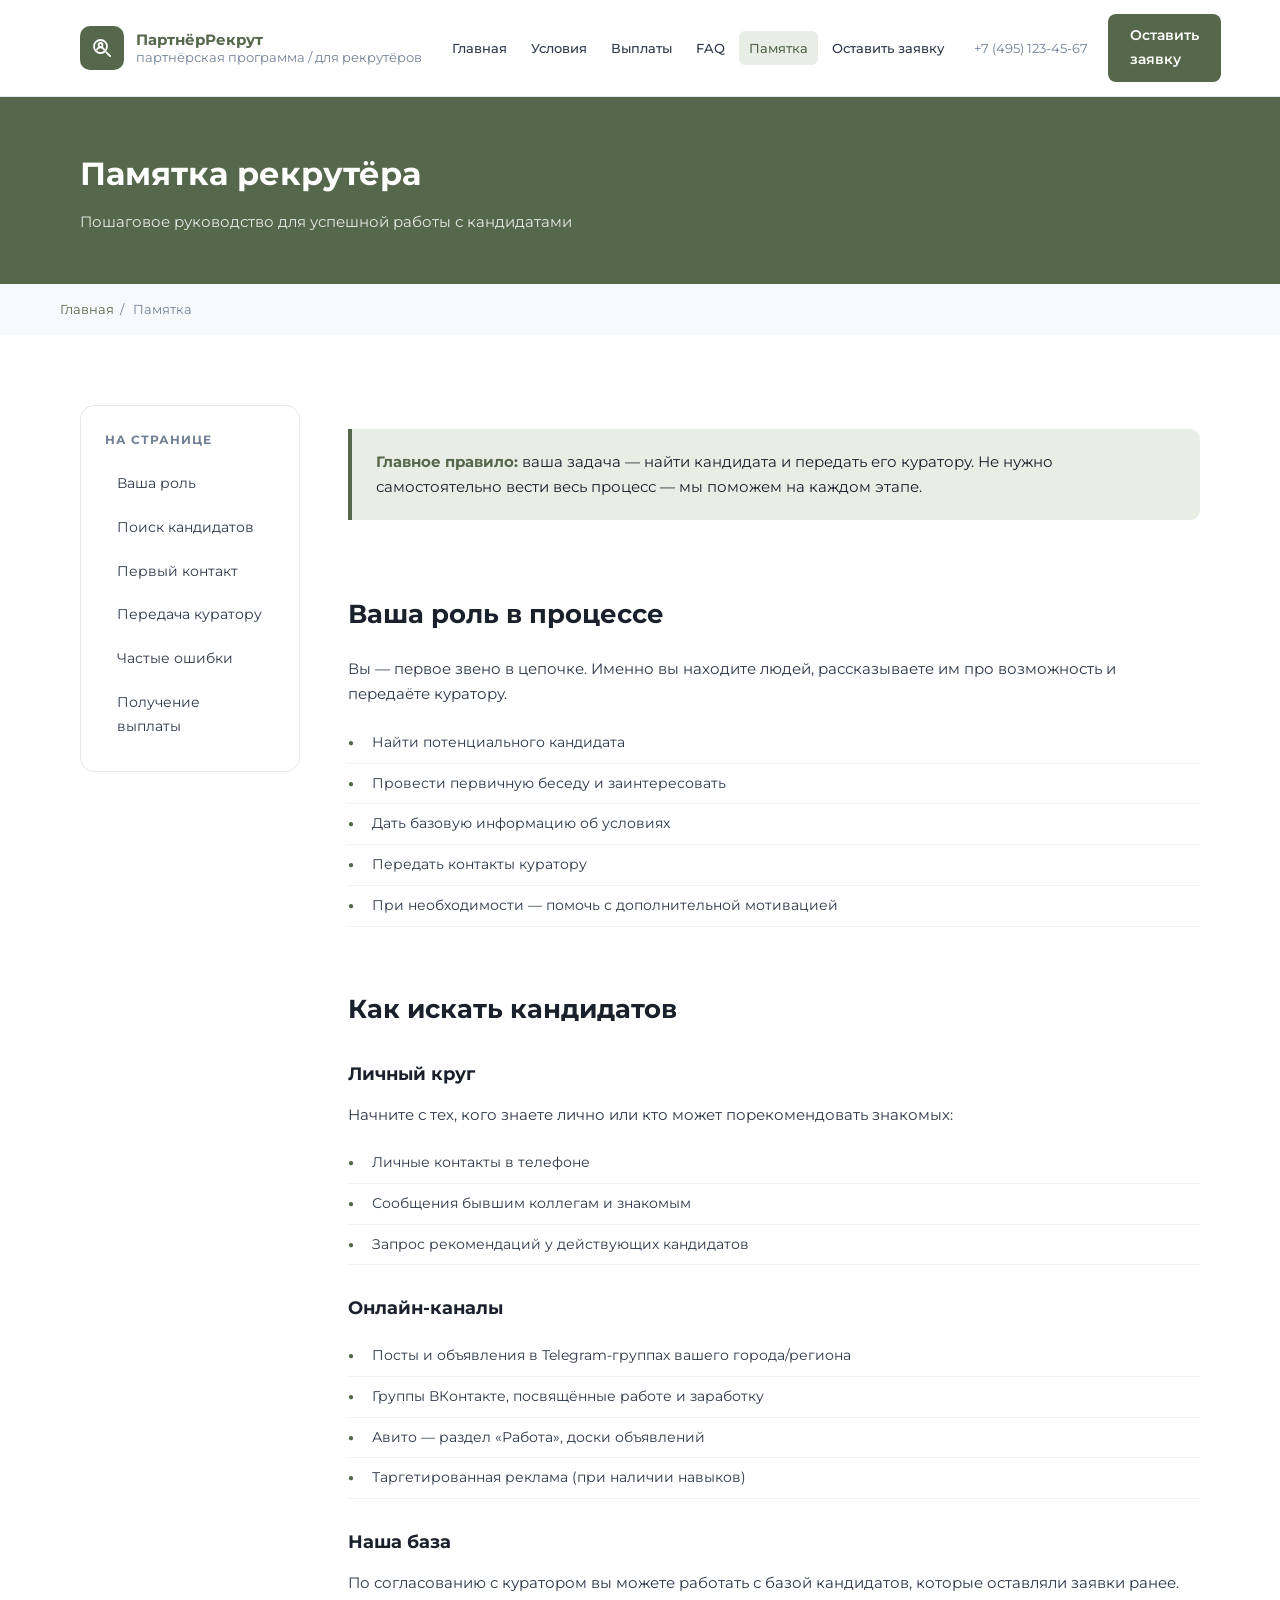
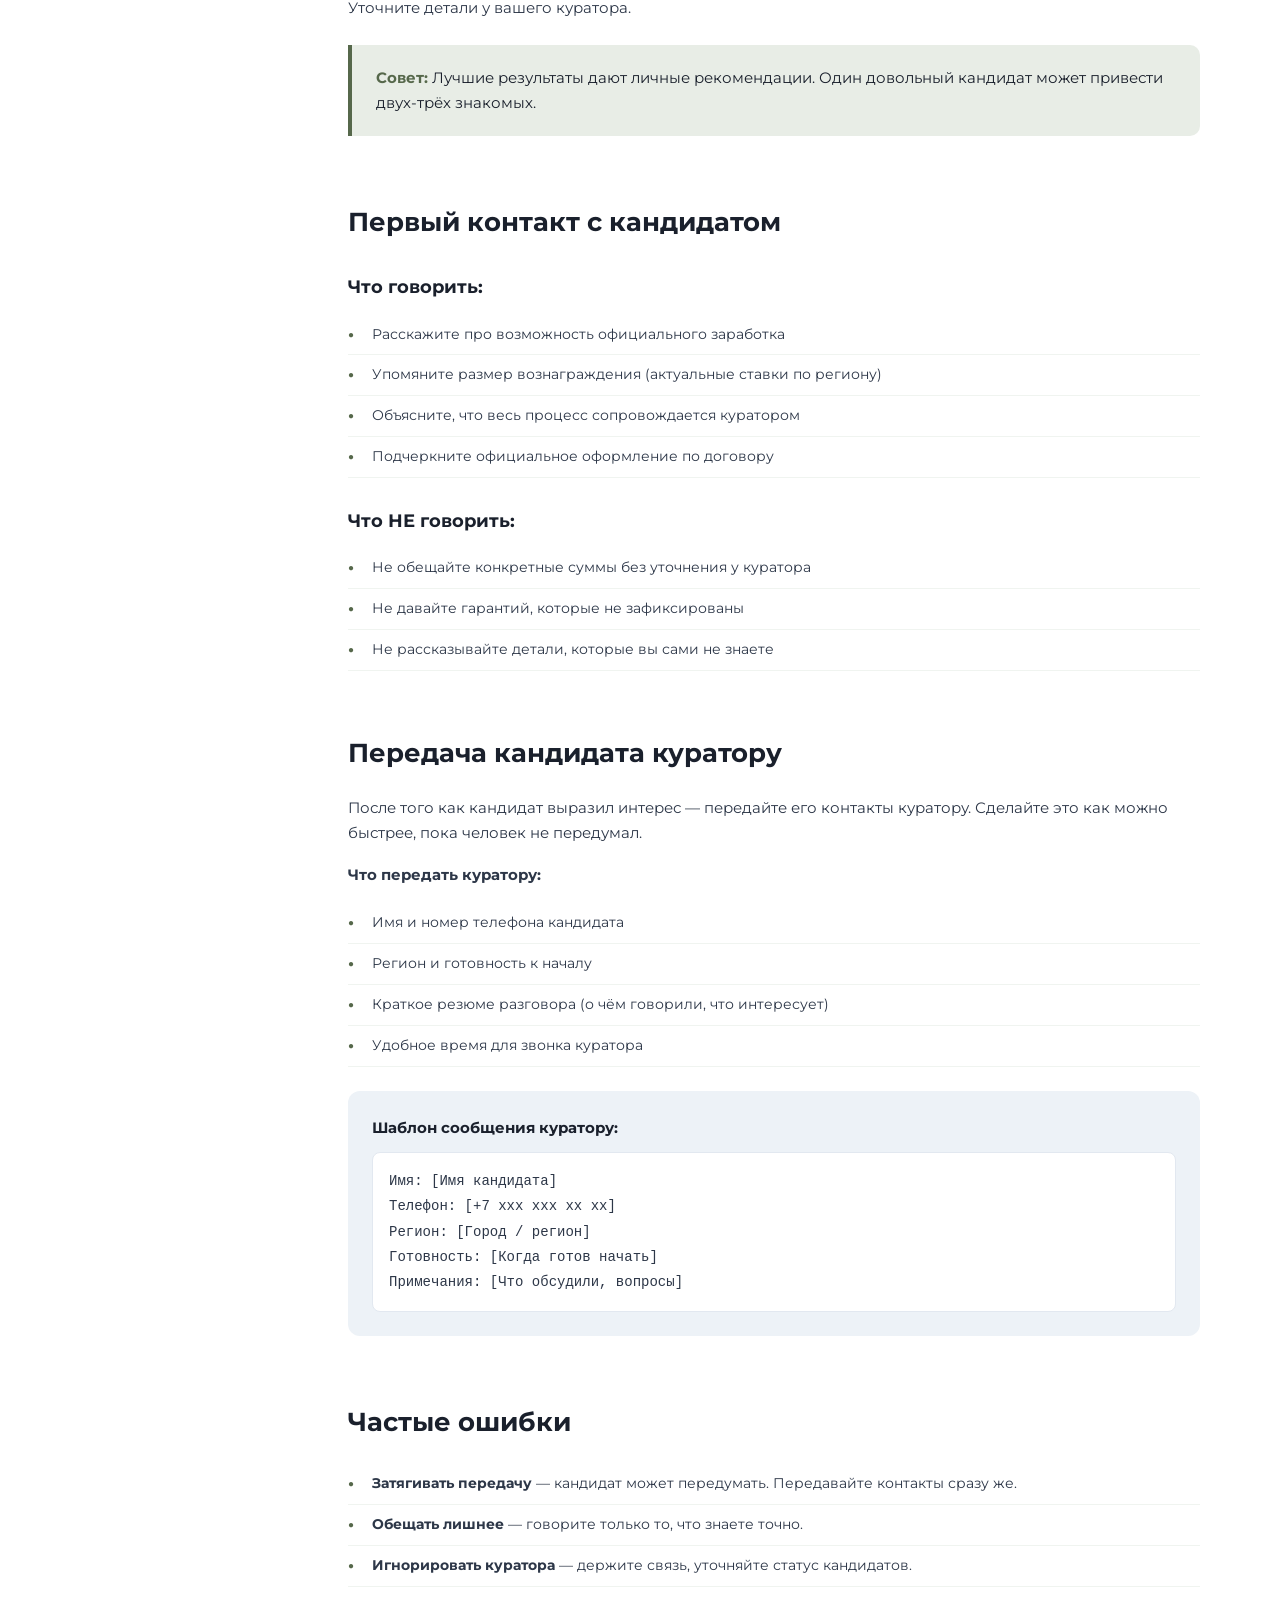
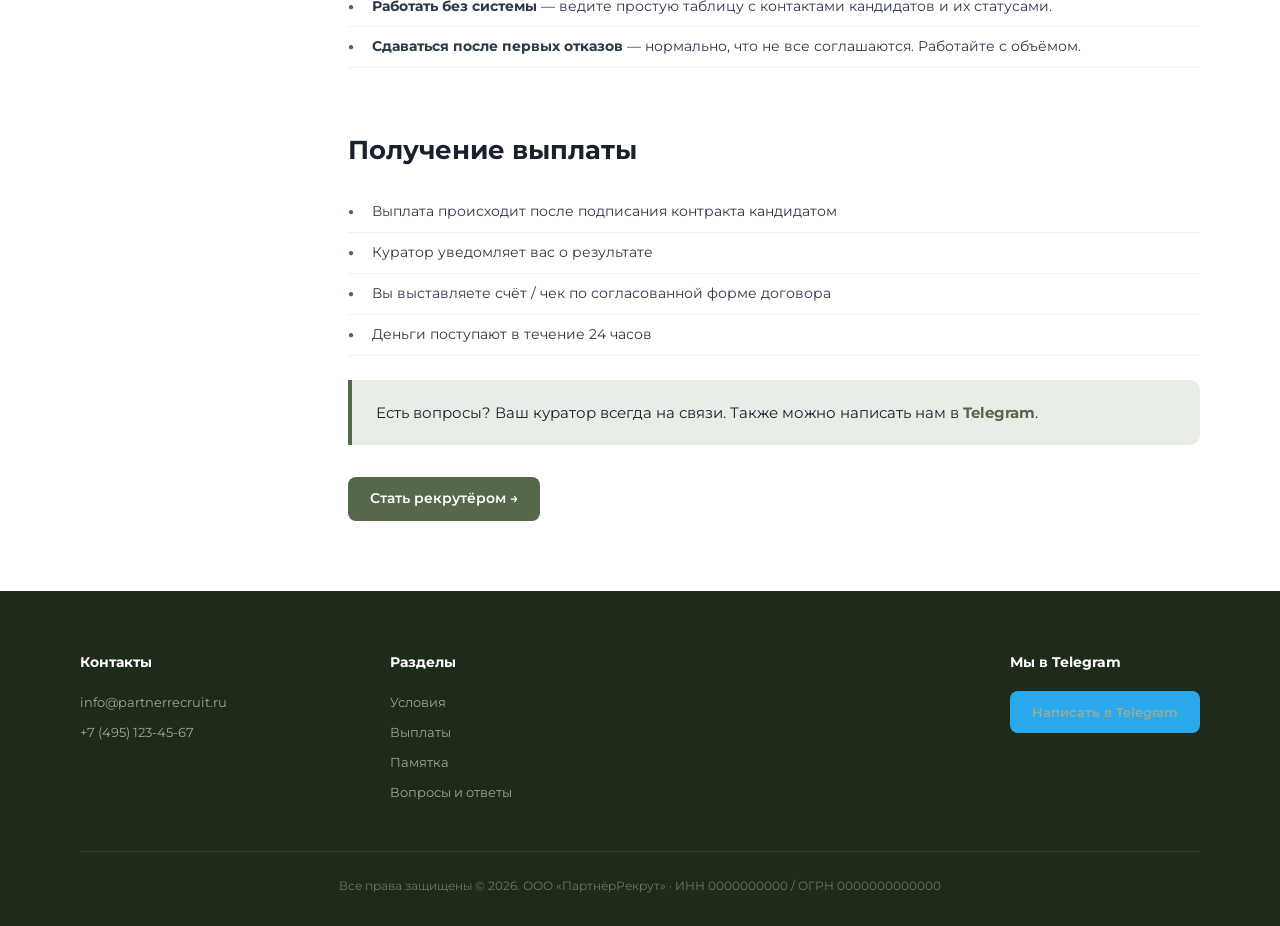
<file: pamyatka.html>
<!DOCTYPE html>
<html lang="ru">
<head>
  <meta charset="UTF-8">
  <meta name="viewport" content="width=device-width, initial-scale=1.0">
  <title>Памятка рекрутёра | Партнёрская программа для рекрутёров</title>
  <link rel="stylesheet" href="css/style.css">
</head>
<body>

<header class="site-header">
  <div class="container">
    <div class="header-inner">
      <a href="index.html" class="logo-wrap">
        <div class="logo-icon">
          <svg viewBox="0 0 24 24" fill="none" stroke="currentColor" stroke-width="1.8" stroke-linecap="round" stroke-linejoin="round" aria-hidden="true">
            <circle cx="10.5" cy="10.5" r="6.5"/>
            <path d="m20 20-3.6-3.6"/>
            <circle cx="10.5" cy="9" r="2"/>
            <path d="M7 13.6a3.6 3 0 0 1 7 0"/>
          </svg>
        </div>
        <div class="logo-text">
          <strong>ПартнёрРекрут</strong>
          партнёрская программа / для рекрутёров
        </div>
      </a>
      <nav class="header-nav" id="header-nav">
        <a href="index.html">Главная</a>
        <a href="usloviya.html">Условия</a>
        <a href="viplaty.html">Выплаты</a>
        <a href="faq.html">FAQ</a>
        <a href="pamyatka.html">Памятка</a>
        <a href="zayavka.html">Оставить заявку</a>
      </nav>
      <div class="header-contacts">
        <a href="tel:+74951234567">+7 (495) 123-45-67</a>
      </div>
      <a href="zayavka.html" class="btn btn-primary">Оставить заявку</a>
      <button class="hamburger" id="hamburger" aria-label="Меню">
        <span></span><span></span><span></span>
      </button>
    </div>
  </div>
</header>

<div class="page-hero">
  <div class="container">
    <h1>Памятка рекрутёра</h1>
    <p>Пошаговое руководство для успешной работы с кандидатами</p>
  </div>
</div>

<div class="breadcrumbs container">
  <a href="index.html">Главная</a><span>/</span> Памятка
</div>

<section class="section section-white">
  <div class="container">
    <div class="content-layout">

      <aside class="content-sidebar">
        <h5>На странице</h5>
        <ul class="sidebar-nav">
          <li><a href="#rol">Ваша роль</a></li>
          <li><a href="#poisk">Поиск кандидатов</a></li>
          <li><a href="#pervyi">Первый контакт</a></li>
          <li><a href="#peredacha">Передача куратору</a></li>
          <li><a href="#chasto">Частые ошибки</a></li>
          <li><a href="#viplata">Получение выплаты</a></li>
        </ul>
      </aside>

      <div class="content-body">

        <div class="info-card" style="margin-bottom:32px">
          <strong>Главное правило:</strong> ваша задача — найти кандидата и передать его куратору. Не нужно самостоятельно вести весь процесс — мы поможем на каждом этапе.
        </div>

        <h2 id="rol">Ваша роль в процессе</h2>
        <p>Вы — первое звено в цепочке. Именно вы находите людей, рассказываете им про возможность и передаёте куратору.</p>
        <ul>
          <li>Найти потенциального кандидата</li>
          <li>Провести первичную беседу и заинтересовать</li>
          <li>Дать базовую информацию об условиях</li>
          <li>Передать контакты куратору</li>
          <li>При необходимости — помочь с дополнительной мотивацией</li>
        </ul>

        <h2 id="poisk">Как искать кандидатов</h2>
        <h3>Личный круг</h3>
        <p>Начните с тех, кого знаете лично или кто может порекомендовать знакомых:</p>
        <ul>
          <li>Личные контакты в телефоне</li>
          <li>Сообщения бывшим коллегам и знакомым</li>
          <li>Запрос рекомендаций у действующих кандидатов</li>
        </ul>

        <h3>Онлайн-каналы</h3>
        <ul>
          <li>Посты и объявления в Telegram-группах вашего города/региона</li>
          <li>Группы ВКонтакте, посвящённые работе и заработку</li>
          <li>Авито — раздел «Работа», доски объявлений</li>
          <li>Таргетированная реклама (при наличии навыков)</li>
        </ul>

        <h3>Наша база</h3>
        <p>По согласованию с куратором вы можете работать с базой кандидатов, которые оставляли заявки ранее. Уточните детали у вашего куратора.</p>

        <div class="info-card">
          <strong>Совет:</strong> Лучшие результаты дают личные рекомендации. Один довольный кандидат может привести двух-трёх знакомых.
        </div>

        <h2 id="pervyi">Первый контакт с кандидатом</h2>
        <h3>Что говорить:</h3>
        <ul>
          <li>Расскажите про возможность официального заработка</li>
          <li>Упомяните размер вознаграждения (актуальные ставки по региону)</li>
          <li>Объясните, что весь процесс сопровождается куратором</li>
          <li>Подчеркните официальное оформление по договору</li>
        </ul>

        <h3>Что НЕ говорить:</h3>
        <ul>
          <li>Не обещайте конкретные суммы без уточнения у куратора</li>
          <li>Не давайте гарантий, которые не зафиксированы</li>
          <li>Не рассказывайте детали, которые вы сами не знаете</li>
        </ul>

        <h2 id="peredacha">Передача кандидата куратору</h2>
        <p>После того как кандидат выразил интерес — передайте его контакты куратору. Сделайте это как можно быстрее, пока человек не передумал.</p>

        <p><strong>Что передать куратору:</strong></p>
        <ul>
          <li>Имя и номер телефона кандидата</li>
          <li>Регион и готовность к началу</li>
          <li>Краткое резюме разговора (о чём говорили, что интересует)</li>
          <li>Удобное время для звонка куратора</li>
        </ul>

        <div style="background:var(--bg-light);border-radius:12px;padding:24px;margin:24px 0">
          <h4 style="font-size:15px;font-weight:700;color:var(--text-dark);margin-bottom:12px">Шаблон сообщения куратору:</h4>
          <div style="background:#fff;border:1px solid #e2e8f0;border-radius:8px;padding:16px;font-size:14px;color:var(--text-body);font-family:monospace;line-height:1.8">
            Имя: [Имя кандидата]<br>
            Телефон: [+7 xxx xxx xx xx]<br>
            Регион: [Город / регион]<br>
            Готовность: [Когда готов начать]<br>
            Примечания: [Что обсудили, вопросы]
          </div>
        </div>

        <h2 id="chasto">Частые ошибки</h2>
        <ul>
          <li><strong>Затягивать передачу</strong> — кандидат может передумать. Передавайте контакты сразу же.</li>
          <li><strong>Обещать лишнее</strong> — говорите только то, что знаете точно.</li>
          <li><strong>Игнорировать куратора</strong> — держите связь, уточняйте статус кандидатов.</li>
          <li><strong>Работать без системы</strong> — ведите простую таблицу с контактами кандидатов и их статусами.</li>
          <li><strong>Сдаваться после первых отказов</strong> — нормально, что не все соглашаются. Работайте с объёмом.</li>
        </ul>

        <h2 id="viplata">Получение выплаты</h2>
        <ul>
          <li>Выплата происходит после подписания контракта кандидатом</li>
          <li>Куратор уведомляет вас о результате</li>
          <li>Вы выставляете счёт / чек по согласованной форме договора</li>
          <li>Деньги поступают в течение 24 часов</li>
        </ul>

        <div class="info-card">
          Есть вопросы? Ваш куратор всегда на связи. Также можно написать нам в <a href="https://t.me/partnerrecruit" target="_blank" style="color:var(--green);font-weight:700">Telegram</a>.
        </div>

        <a href="zayavka.html" class="btn btn-primary" style="margin-top:8px">Стать рекрутёром →</a>

      </div>
    </div>
  </div>
</section>

<footer class="site-footer">
  <div class="container">
    <div class="footer-grid">
      <div class="footer-col">
        <h5>Контакты</h5>
        <a href="mailto:info@partnerrecruit.ru">info@partnerrecruit.ru</a>
        <a href="tel:+74951234567">+7 (495) 123-45-67</a>
      </div>
      <div class="footer-col">
        <h5>Разделы</h5>
        <a href="usloviya.html">Условия</a>
        <a href="viplaty.html">Выплаты</a>
        <a href="pamyatka.html">Памятка</a>
        <a href="faq.html">Вопросы и ответы</a>
      </div>
      <div class="footer-col"></div>
      <div class="footer-col">
        <h5>Мы в Telegram</h5>
        <a href="https://t.me/partnerrecruit" class="btn btn-tg" target="_blank">Написать в Telegram</a>
      </div>
    </div>
    <div class="footer-bottom">
      Все права защищены © 2026. ООО «ПартнёрРекрут» · ИНН 0000000000 / ОГРН 0000000000000
    </div>
  </div>
</footer>

<script src="js/main.js"></script>
</body>
</html>
</file>
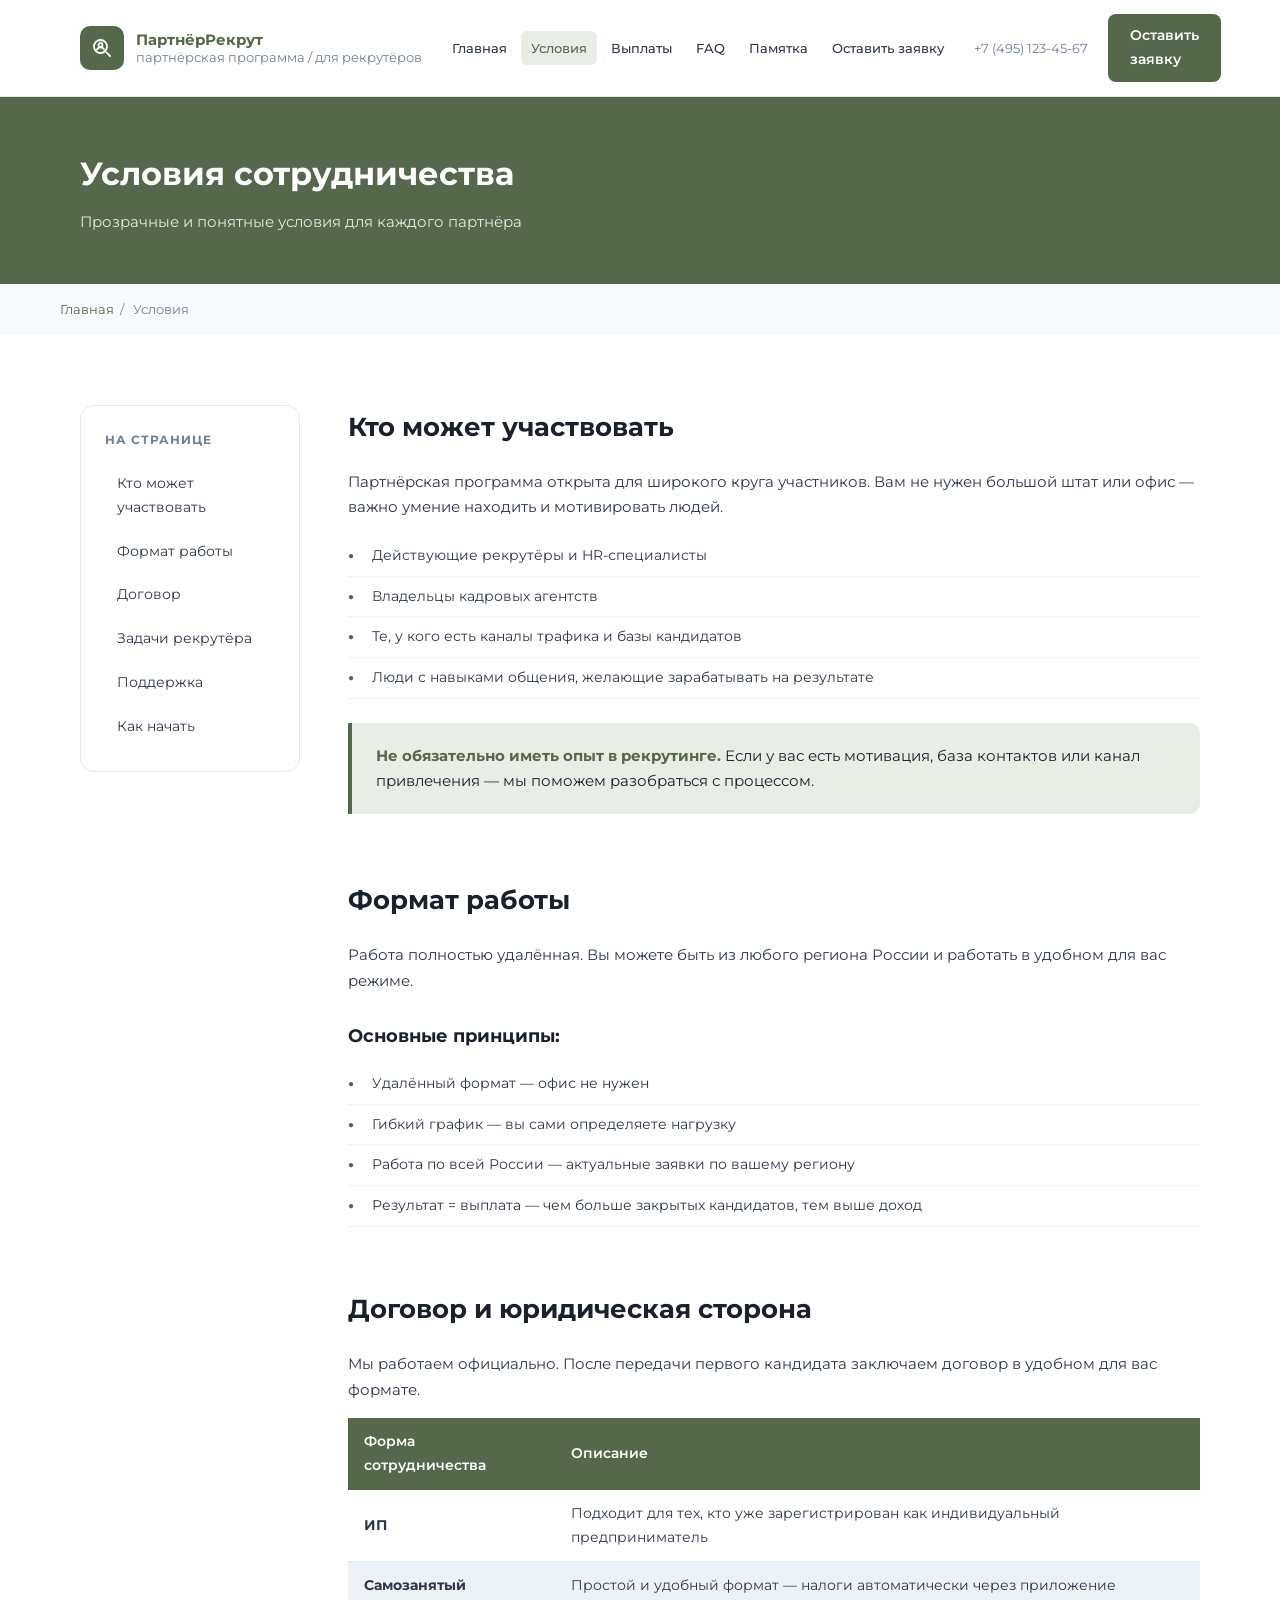
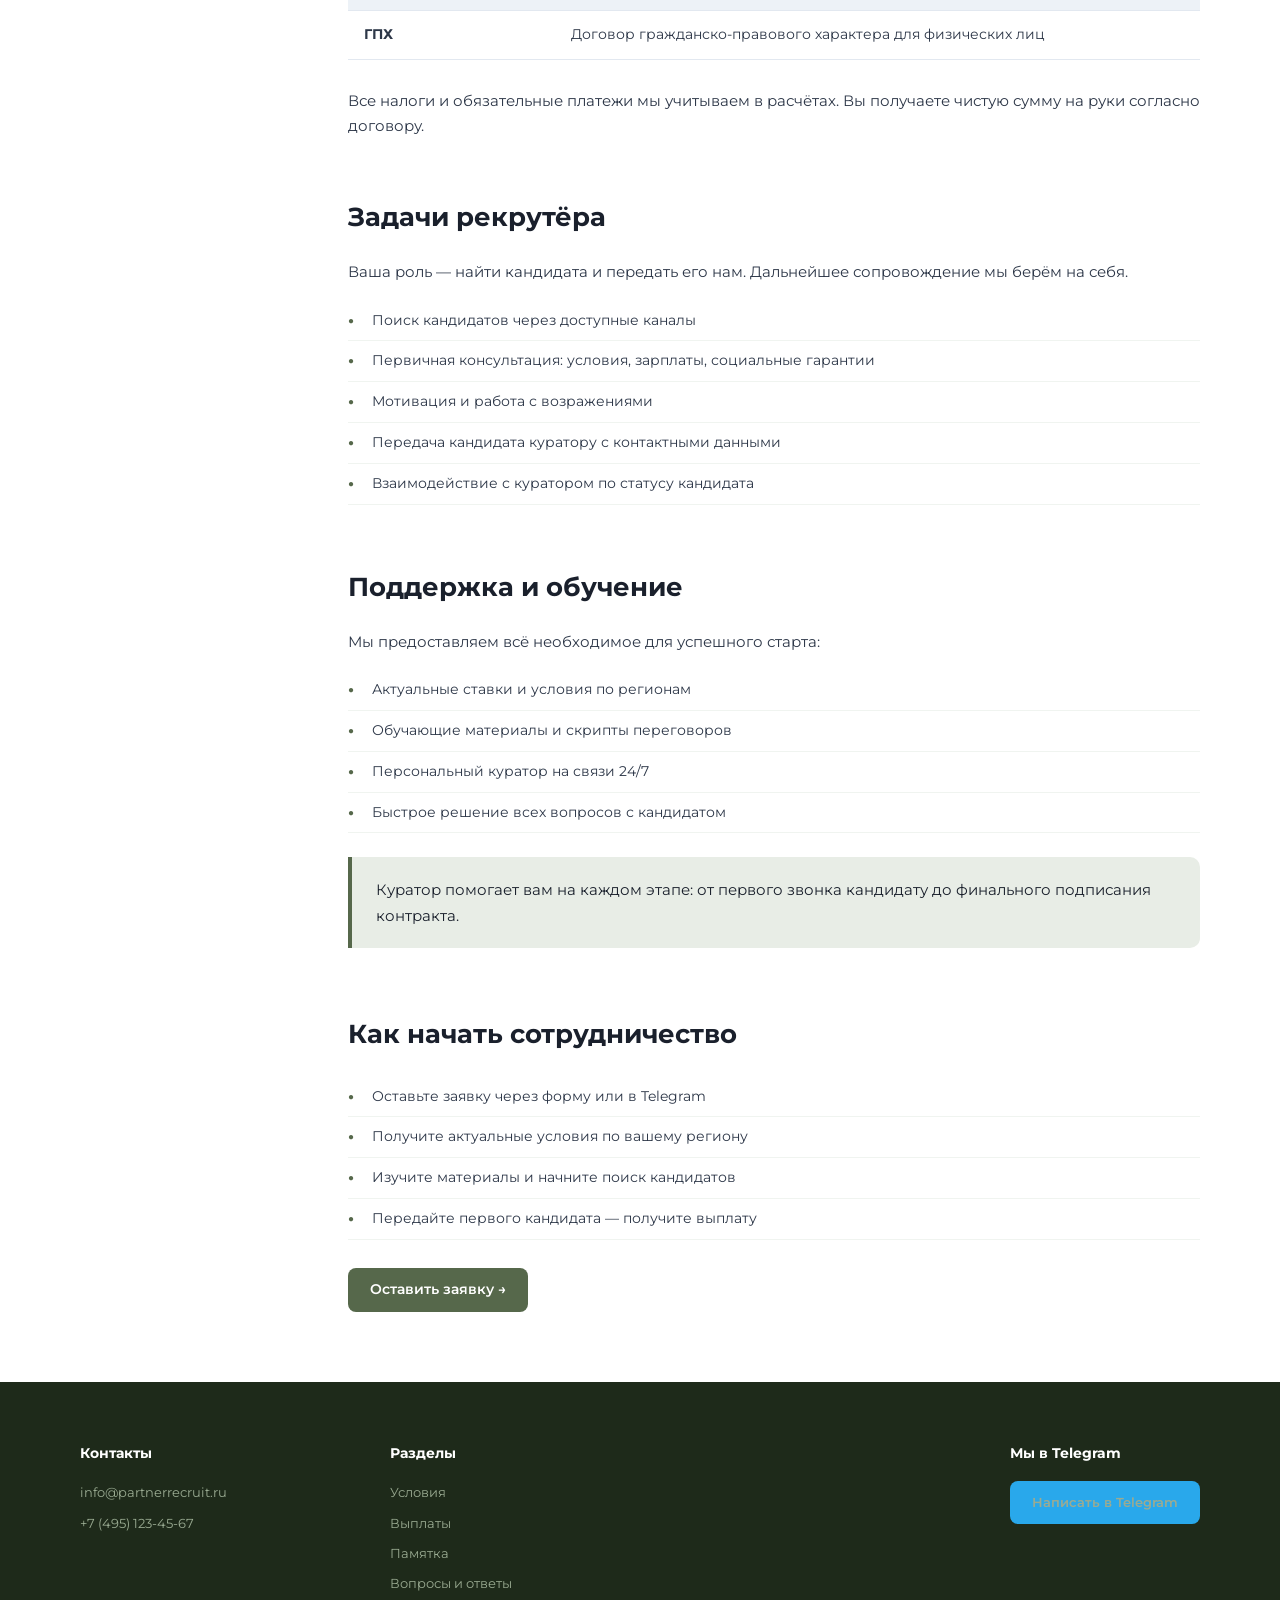
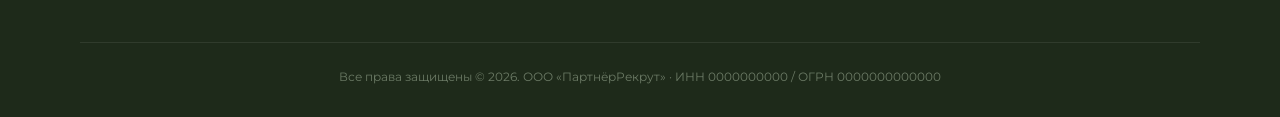
<file: usloviya.html>
<!DOCTYPE html>
<html lang="ru">
<head>
  <meta charset="UTF-8">
  <meta name="viewport" content="width=device-width, initial-scale=1.0">
  <title>Условия сотрудничества | Партнёрская программа для рекрутёров</title>
  <link rel="stylesheet" href="css/style.css">
</head>
<body>

<header class="site-header">
  <div class="container">
    <div class="header-inner">
      <a href="index.html" class="logo-wrap">
        <div class="logo-icon">
          <svg viewBox="0 0 24 24" fill="none" stroke="currentColor" stroke-width="1.8" stroke-linecap="round" stroke-linejoin="round" aria-hidden="true">
            <circle cx="10.5" cy="10.5" r="6.5"/>
            <path d="m20 20-3.6-3.6"/>
            <circle cx="10.5" cy="9" r="2"/>
            <path d="M7 13.6a3.6 3 0 0 1 7 0"/>
          </svg>
        </div>
        <div class="logo-text">
          <strong>ПартнёрРекрут</strong>
          партнёрская программа / для рекрутёров
        </div>
      </a>
      <nav class="header-nav" id="header-nav">
        <a href="index.html">Главная</a>
        <a href="usloviya.html">Условия</a>
        <a href="viplaty.html">Выплаты</a>
        <a href="faq.html">FAQ</a>
        <a href="pamyatka.html">Памятка</a>
        <a href="zayavka.html">Оставить заявку</a>
      </nav>
      <div class="header-contacts">
        <a href="tel:+74951234567">+7 (495) 123-45-67</a>
      </div>
      <a href="zayavka.html" class="btn btn-primary">Оставить заявку</a>
      <button class="hamburger" id="hamburger" aria-label="Меню">
        <span></span><span></span><span></span>
      </button>
    </div>
  </div>
</header>

<div class="page-hero">
  <div class="container">
    <h1>Условия сотрудничества</h1>
    <p>Прозрачные и понятные условия для каждого партнёра</p>
  </div>
</div>

<div class="breadcrumbs container">
  <a href="index.html">Главная</a><span>/</span> Условия
</div>

<section class="section section-white">
  <div class="container">
    <div class="content-layout">

      <aside class="content-sidebar">
        <h5>На странице</h5>
        <ul class="sidebar-nav">
          <li><a href="#kto">Кто может участвовать</a></li>
          <li><a href="#format">Формат работы</a></li>
          <li><a href="#dogovor">Договор</a></li>
          <li><a href="#zadachi">Задачи рекрутёра</a></li>
          <li><a href="#podderzhka">Поддержка</a></li>
          <li><a href="#start">Как начать</a></li>
        </ul>
      </aside>

      <div class="content-body">

        <h2 id="kto">Кто может участвовать</h2>
        <p>Партнёрская программа открыта для широкого круга участников. Вам не нужен большой штат или офис — важно умение находить и мотивировать людей.</p>
        <ul>
          <li>Действующие рекрутёры и HR-специалисты</li>
          <li>Владельцы кадровых агентств</li>
          <li>Те, у кого есть каналы трафика и базы кандидатов</li>
          <li>Люди с навыками общения, желающие зарабатывать на результате</li>
        </ul>
        <div class="info-card">
          <strong>Не обязательно иметь опыт в рекрутинге.</strong> Если у вас есть мотивация, база контактов или канал привлечения — мы поможем разобраться с процессом.
        </div>

        <h2 id="format">Формат работы</h2>
        <p>Работа полностью удалённая. Вы можете быть из любого региона России и работать в удобном для вас режиме.</p>
        <h3>Основные принципы:</h3>
        <ul>
          <li>Удалённый формат — офис не нужен</li>
          <li>Гибкий график — вы сами определяете нагрузку</li>
          <li>Работа по всей России — актуальные заявки по вашему региону</li>
          <li>Результат = выплата — чем больше закрытых кандидатов, тем выше доход</li>
        </ul>

        <h2 id="dogovor">Договор и юридическая сторона</h2>
        <p>Мы работаем официально. После передачи первого кандидата заключаем договор в удобном для вас формате.</p>
        <div class="table-wrap">
          <table>
            <thead>
              <tr>
                <th>Форма сотрудничества</th>
                <th>Описание</th>
              </tr>
            </thead>
            <tbody>
              <tr>
                <td><strong>ИП</strong></td>
                <td>Подходит для тех, кто уже зарегистрирован как индивидуальный предприниматель</td>
              </tr>
              <tr>
                <td><strong>Самозанятый</strong></td>
                <td>Простой и удобный формат — налоги автоматически через приложение</td>
              </tr>
              <tr>
                <td><strong>ГПХ</strong></td>
                <td>Договор гражданско-правового характера для физических лиц</td>
              </tr>
            </tbody>
          </table>
        </div>
        <p>Все налоги и обязательные платежи мы учитываем в расчётах. Вы получаете чистую сумму на руки согласно договору.</p>

        <h2 id="zadachi">Задачи рекрутёра</h2>
        <p>Ваша роль — найти кандидата и передать его нам. Дальнейшее сопровождение мы берём на себя.</p>
        <ul>
          <li>Поиск кандидатов через доступные каналы</li>
          <li>Первичная консультация: условия, зарплаты, социальные гарантии</li>
          <li>Мотивация и работа с возражениями</li>
          <li>Передача кандидата куратору с контактными данными</li>
          <li>Взаимодействие с куратором по статусу кандидата</li>
        </ul>

        <h2 id="podderzhka">Поддержка и обучение</h2>
        <p>Мы предоставляем всё необходимое для успешного старта:</p>
        <ul>
          <li>Актуальные ставки и условия по регионам</li>
          <li>Обучающие материалы и скрипты переговоров</li>
          <li>Персональный куратор на связи 24/7</li>
          <li>Быстрое решение всех вопросов с кандидатом</li>
        </ul>
        <div class="info-card">
          Куратор помогает вам на каждом этапе: от первого звонка кандидату до финального подписания контракта.
        </div>

        <h2 id="start">Как начать сотрудничество</h2>
        <ul>
          <li>Оставьте заявку через форму или в Telegram</li>
          <li>Получите актуальные условия по вашему региону</li>
          <li>Изучите материалы и начните поиск кандидатов</li>
          <li>Передайте первого кандидата — получите выплату</li>
        </ul>
        <a href="zayavka.html" class="btn btn-primary" style="margin-top:8px">Оставить заявку →</a>

      </div>
    </div>
  </div>
</section>

<footer class="site-footer">
  <div class="container">
    <div class="footer-grid">
      <div class="footer-col">
        <h5>Контакты</h5>
        <a href="mailto:info@partnerrecruit.ru">info@partnerrecruit.ru</a>
        <a href="tel:+74951234567">+7 (495) 123-45-67</a>
      </div>
      <div class="footer-col">
        <h5>Разделы</h5>
        <a href="usloviya.html">Условия</a>
        <a href="viplaty.html">Выплаты</a>
        <a href="pamyatka.html">Памятка</a>
        <a href="faq.html">Вопросы и ответы</a>
      </div>
      <div class="footer-col"></div>
      <div class="footer-col">
        <h5>Мы в Telegram</h5>
        <a href="https://t.me/partnerrecruit" class="btn btn-tg" target="_blank">Написать в Telegram</a>
      </div>
    </div>
    <div class="footer-bottom">
      Все права защищены © 2026. ООО «ПартнёрРекрут» · ИНН 0000000000 / ОГРН 0000000000000
    </div>
  </div>
</footer>

<script src="js/main.js"></script>
</body>
</html>
</file>
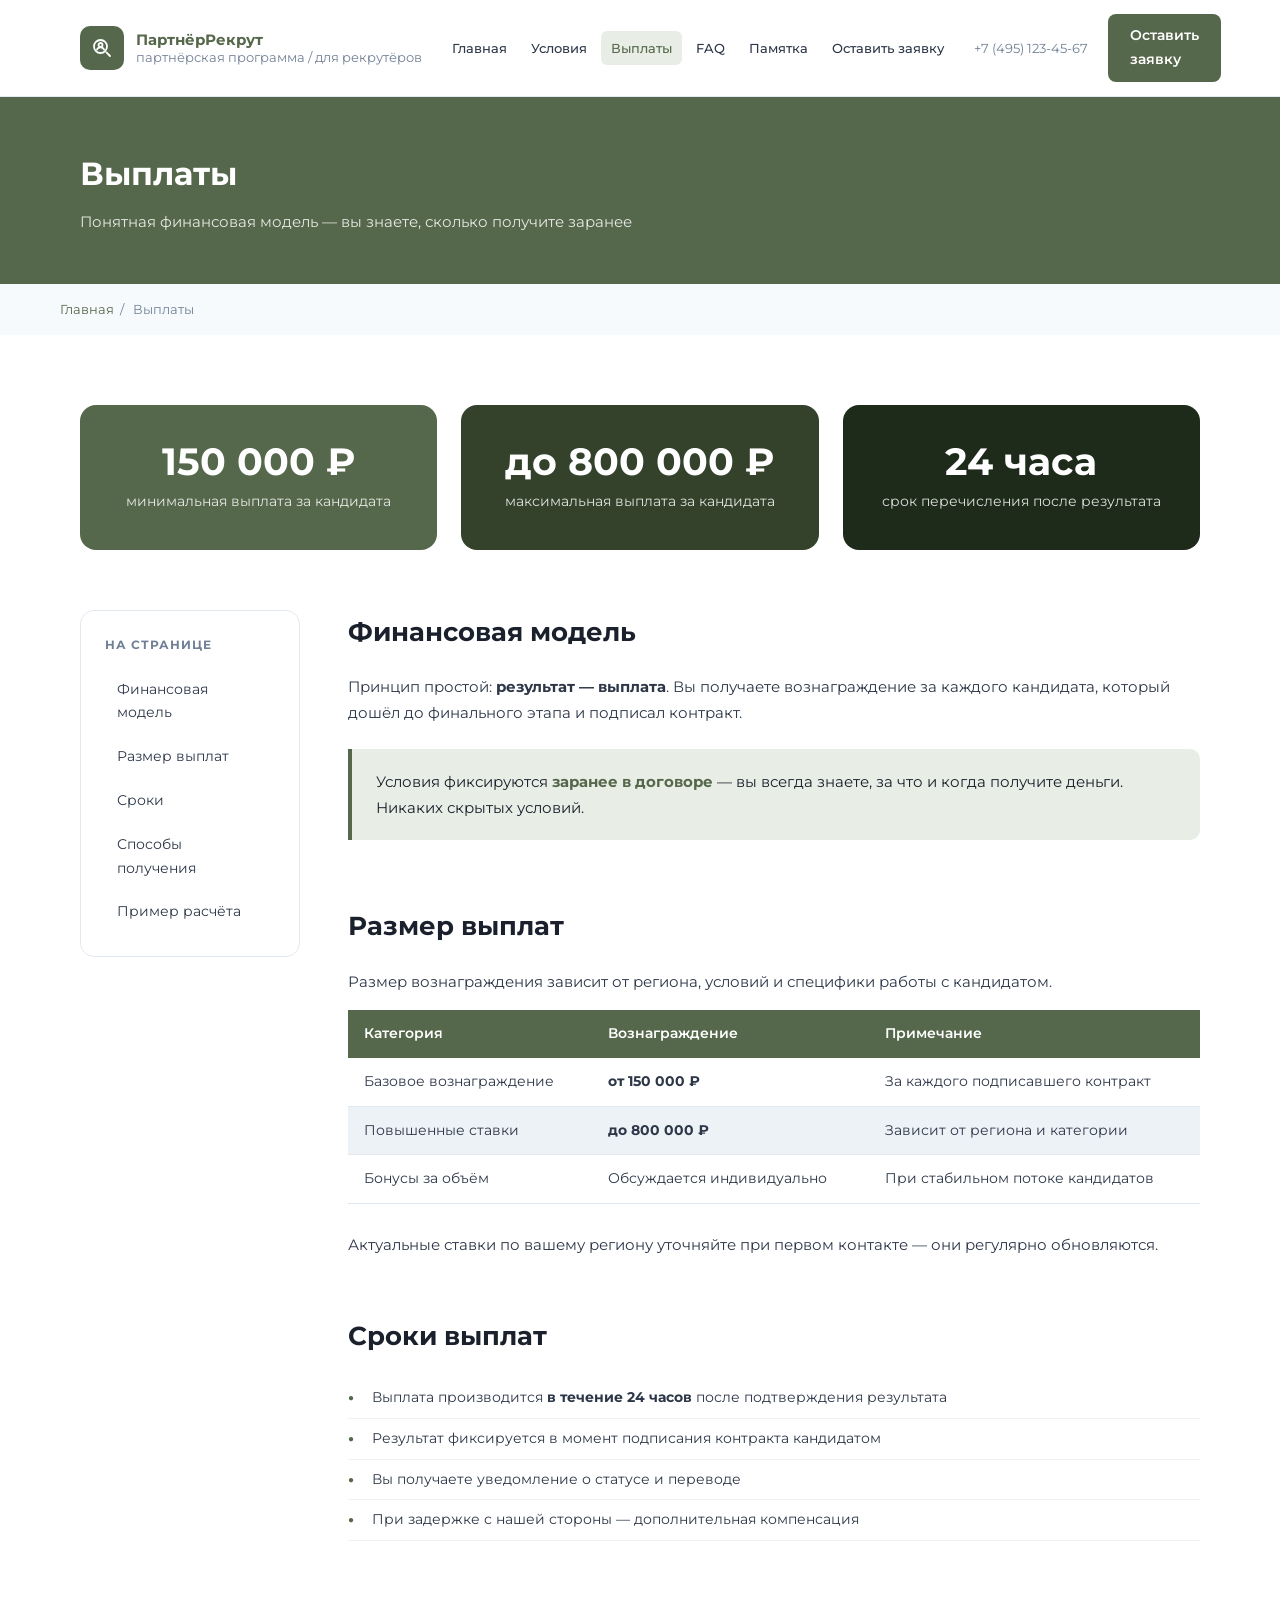
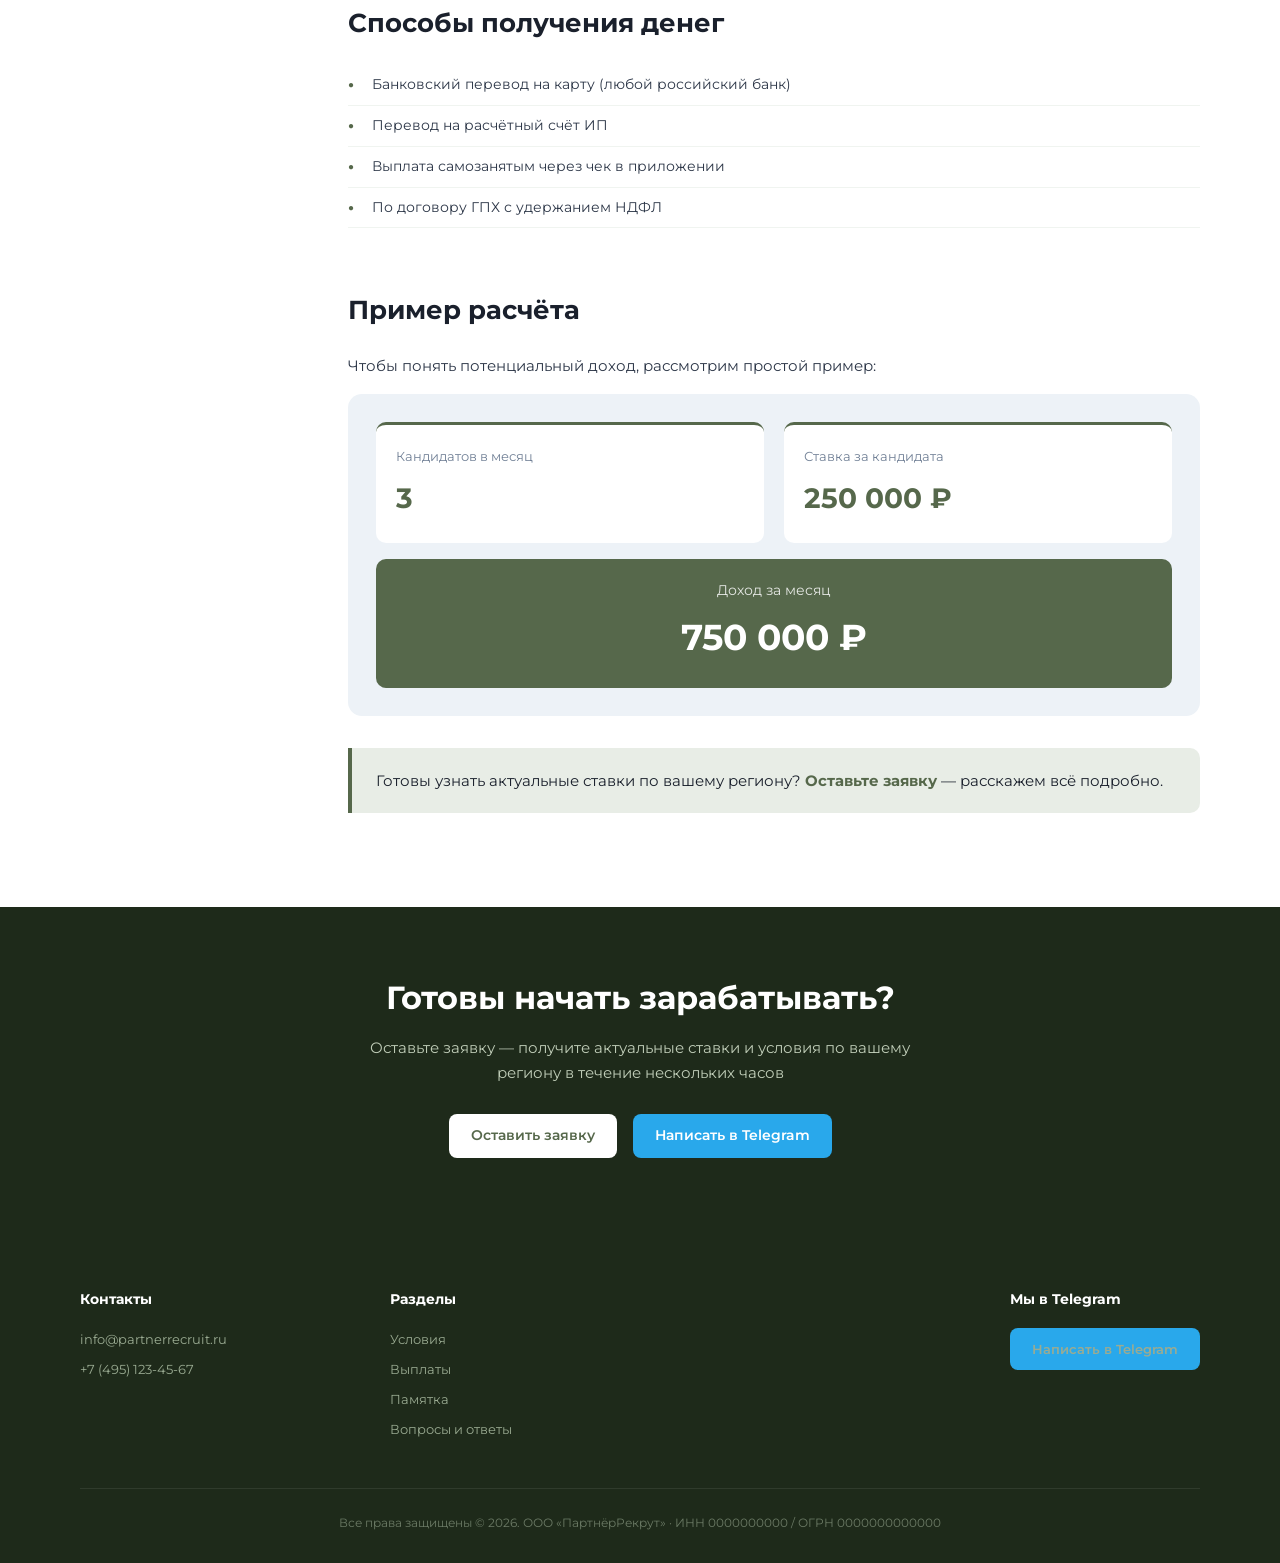
<file: viplaty.html>
<!DOCTYPE html>
<html lang="ru">
<head>
  <meta charset="UTF-8">
  <meta name="viewport" content="width=device-width, initial-scale=1.0">
  <title>Выплаты | Партнёрская программа для рекрутёров</title>
  <link rel="stylesheet" href="css/style.css">
</head>
<body>

<header class="site-header">
  <div class="container">
    <div class="header-inner">
      <a href="index.html" class="logo-wrap">
        <div class="logo-icon">
          <svg viewBox="0 0 24 24" fill="none" stroke="currentColor" stroke-width="1.8" stroke-linecap="round" stroke-linejoin="round" aria-hidden="true">
            <circle cx="10.5" cy="10.5" r="6.5"/>
            <path d="m20 20-3.6-3.6"/>
            <circle cx="10.5" cy="9" r="2"/>
            <path d="M7 13.6a3.6 3 0 0 1 7 0"/>
          </svg>
        </div>
        <div class="logo-text">
          <strong>ПартнёрРекрут</strong>
          партнёрская программа / для рекрутёров
        </div>
      </a>
      <nav class="header-nav" id="header-nav">
        <a href="index.html">Главная</a>
        <a href="usloviya.html">Условия</a>
        <a href="viplaty.html">Выплаты</a>
        <a href="faq.html">FAQ</a>
        <a href="pamyatka.html">Памятка</a>
        <a href="zayavka.html">Оставить заявку</a>
      </nav>
      <div class="header-contacts">
        <a href="tel:+74951234567">+7 (495) 123-45-67</a>
      </div>
      <a href="zayavka.html" class="btn btn-primary">Оставить заявку</a>
      <button class="hamburger" id="hamburger" aria-label="Меню">
        <span></span><span></span><span></span>
      </button>
    </div>
  </div>
</header>

<div class="page-hero">
  <div class="container">
    <h1>Выплаты</h1>
    <p>Понятная финансовая модель — вы знаете, сколько получите заранее</p>
  </div>
</div>

<div class="breadcrumbs container">
  <a href="index.html">Главная</a><span>/</span> Выплаты
</div>

<section class="section section-white">
  <div class="container">

    <!-- BIG STATS -->
    <div style="display:grid;grid-template-columns:repeat(3,1fr);gap:24px;margin-bottom:60px">
      <div style="background:var(--green);border-radius:16px;padding:36px 28px;color:#fff;text-align:center">
        <div style="font-size:38px;font-weight:700;line-height:1.1">150 000 ₽</div>
        <div style="font-size:14px;opacity:0.85;margin-top:8px">минимальная выплата за кандидата</div>
      </div>
      <div style="background:var(--green-dark);border-radius:16px;padding:36px 28px;color:#fff;text-align:center">
        <div style="font-size:38px;font-weight:700;line-height:1.1">до 800 000 ₽</div>
        <div style="font-size:14px;opacity:0.85;margin-top:8px">максимальная выплата за кандидата</div>
      </div>
      <div style="background:var(--dark-section);border-radius:16px;padding:36px 28px;color:#fff;text-align:center">
        <div style="font-size:38px;font-weight:700;line-height:1.1">24 часа</div>
        <div style="font-size:14px;opacity:0.85;margin-top:8px">срок перечисления после результата</div>
      </div>
    </div>

    <div class="content-layout">

      <aside class="content-sidebar">
        <h5>На странице</h5>
        <ul class="sidebar-nav">
          <li><a href="#model">Финансовая модель</a></li>
          <li><a href="#razmer">Размер выплат</a></li>
          <li><a href="#sroki">Сроки</a></li>
          <li><a href="#sposob">Способы получения</a></li>
          <li><a href="#primer">Пример расчёта</a></li>
        </ul>
      </aside>

      <div class="content-body">

        <h2 id="model">Финансовая модель</h2>
        <p>Принцип простой: <strong>результат — выплата</strong>. Вы получаете вознаграждение за каждого кандидата, который дошёл до финального этапа и подписал контракт.</p>
        <div class="info-card">
          Условия фиксируются <strong>заранее в договоре</strong> — вы всегда знаете, за что и когда получите деньги. Никаких скрытых условий.
        </div>

        <h2 id="razmer">Размер выплат</h2>
        <p>Размер вознаграждения зависит от региона, условий и специфики работы с кандидатом.</p>
        <div class="table-wrap">
          <table>
            <thead>
              <tr>
                <th>Категория</th>
                <th>Вознаграждение</th>
                <th>Примечание</th>
              </tr>
            </thead>
            <tbody>
              <tr>
                <td>Базовое вознаграждение</td>
                <td><strong>от 150 000 ₽</strong></td>
                <td>За каждого подписавшего контракт</td>
              </tr>
              <tr>
                <td>Повышенные ставки</td>
                <td><strong>до 800 000 ₽</strong></td>
                <td>Зависит от региона и категории</td>
              </tr>
              <tr>
                <td>Бонусы за объём</td>
                <td>Обсуждается индивидуально</td>
                <td>При стабильном потоке кандидатов</td>
              </tr>
            </tbody>
          </table>
        </div>
        <p>Актуальные ставки по вашему региону уточняйте при первом контакте — они регулярно обновляются.</p>

        <h2 id="sroki">Сроки выплат</h2>
        <ul>
          <li>Выплата производится <strong>в течение 24 часов</strong> после подтверждения результата</li>
          <li>Результат фиксируется в момент подписания контракта кандидатом</li>
          <li>Вы получаете уведомление о статусе и переводе</li>
          <li>При задержке с нашей стороны — дополнительная компенсация</li>
        </ul>

        <h2 id="sposob">Способы получения денег</h2>
        <ul>
          <li>Банковский перевод на карту (любой российский банк)</li>
          <li>Перевод на расчётный счёт ИП</li>
          <li>Выплата самозанятым через чек в приложении</li>
          <li>По договору ГПХ с удержанием НДФЛ</li>
        </ul>

        <h2 id="primer">Пример расчёта</h2>
        <p>Чтобы понять потенциальный доход, рассмотрим простой пример:</p>
        <div style="background:var(--bg-light);border-radius:14px;padding:28px;margin-top:16px">
          <div style="display:grid;grid-template-columns:1fr 1fr;gap:20px">
            <div style="background:#fff;border-radius:10px;padding:20px;border-top:3px solid var(--green)">
              <div style="font-size:13px;color:var(--text-muted);margin-bottom:8px">Кандидатов в месяц</div>
              <div style="font-size:28px;font-weight:700;color:var(--green)">3</div>
            </div>
            <div style="background:#fff;border-radius:10px;padding:20px;border-top:3px solid var(--green)">
              <div style="font-size:13px;color:var(--text-muted);margin-bottom:8px">Ставка за кандидата</div>
              <div style="font-size:28px;font-weight:700;color:var(--green)">250 000 ₽</div>
            </div>
          </div>
          <div style="background:var(--green);border-radius:10px;padding:20px;margin-top:16px;color:#fff;text-align:center">
            <div style="font-size:14px;opacity:0.85;margin-bottom:4px">Доход за месяц</div>
            <div style="font-size:36px;font-weight:700">750 000 ₽</div>
          </div>
        </div>

        <div class="info-card" style="margin-top:32px">
          Готовы узнать актуальные ставки по вашему региону? <a href="zayavka.html" style="color:var(--green);font-weight:700">Оставьте заявку</a> — расскажем всё подробно.
        </div>

      </div>
    </div>
  </div>
</section>

<!-- CTA -->
<section class="section section-dark">
  <div class="container" style="text-align:center">
    <h2 class="section-title" style="margin-bottom:16px">Готовы начать зарабатывать?</h2>
    <p class="section-sub" style="margin:0 auto 28px">Оставьте заявку — получите актуальные ставки и условия по вашему региону в течение нескольких часов</p>
    <div style="display:flex;gap:16px;justify-content:center;flex-wrap:wrap">
      <a href="zayavka.html" class="btn btn-white">Оставить заявку</a>
      <a href="https://t.me/partnerrecruit" class="btn btn-tg" target="_blank">Написать в Telegram</a>
    </div>
  </div>
</section>

<footer class="site-footer">
  <div class="container">
    <div class="footer-grid">
      <div class="footer-col">
        <h5>Контакты</h5>
        <a href="mailto:info@partnerrecruit.ru">info@partnerrecruit.ru</a>
        <a href="tel:+74951234567">+7 (495) 123-45-67</a>
      </div>
      <div class="footer-col">
        <h5>Разделы</h5>
        <a href="usloviya.html">Условия</a>
        <a href="viplaty.html">Выплаты</a>
        <a href="pamyatka.html">Памятка</a>
        <a href="faq.html">Вопросы и ответы</a>
      </div>
      <div class="footer-col"></div>
      <div class="footer-col">
        <h5>Мы в Telegram</h5>
        <a href="https://t.me/partnerrecruit" class="btn btn-tg" target="_blank">Написать в Telegram</a>
      </div>
    </div>
    <div class="footer-bottom">
      Все права защищены © 2026. ООО «ПартнёрРекрут» · ИНН 0000000000 / ОГРН 0000000000000
    </div>
  </div>
</footer>

<script src="js/main.js"></script>
</body>
</html>
</file>
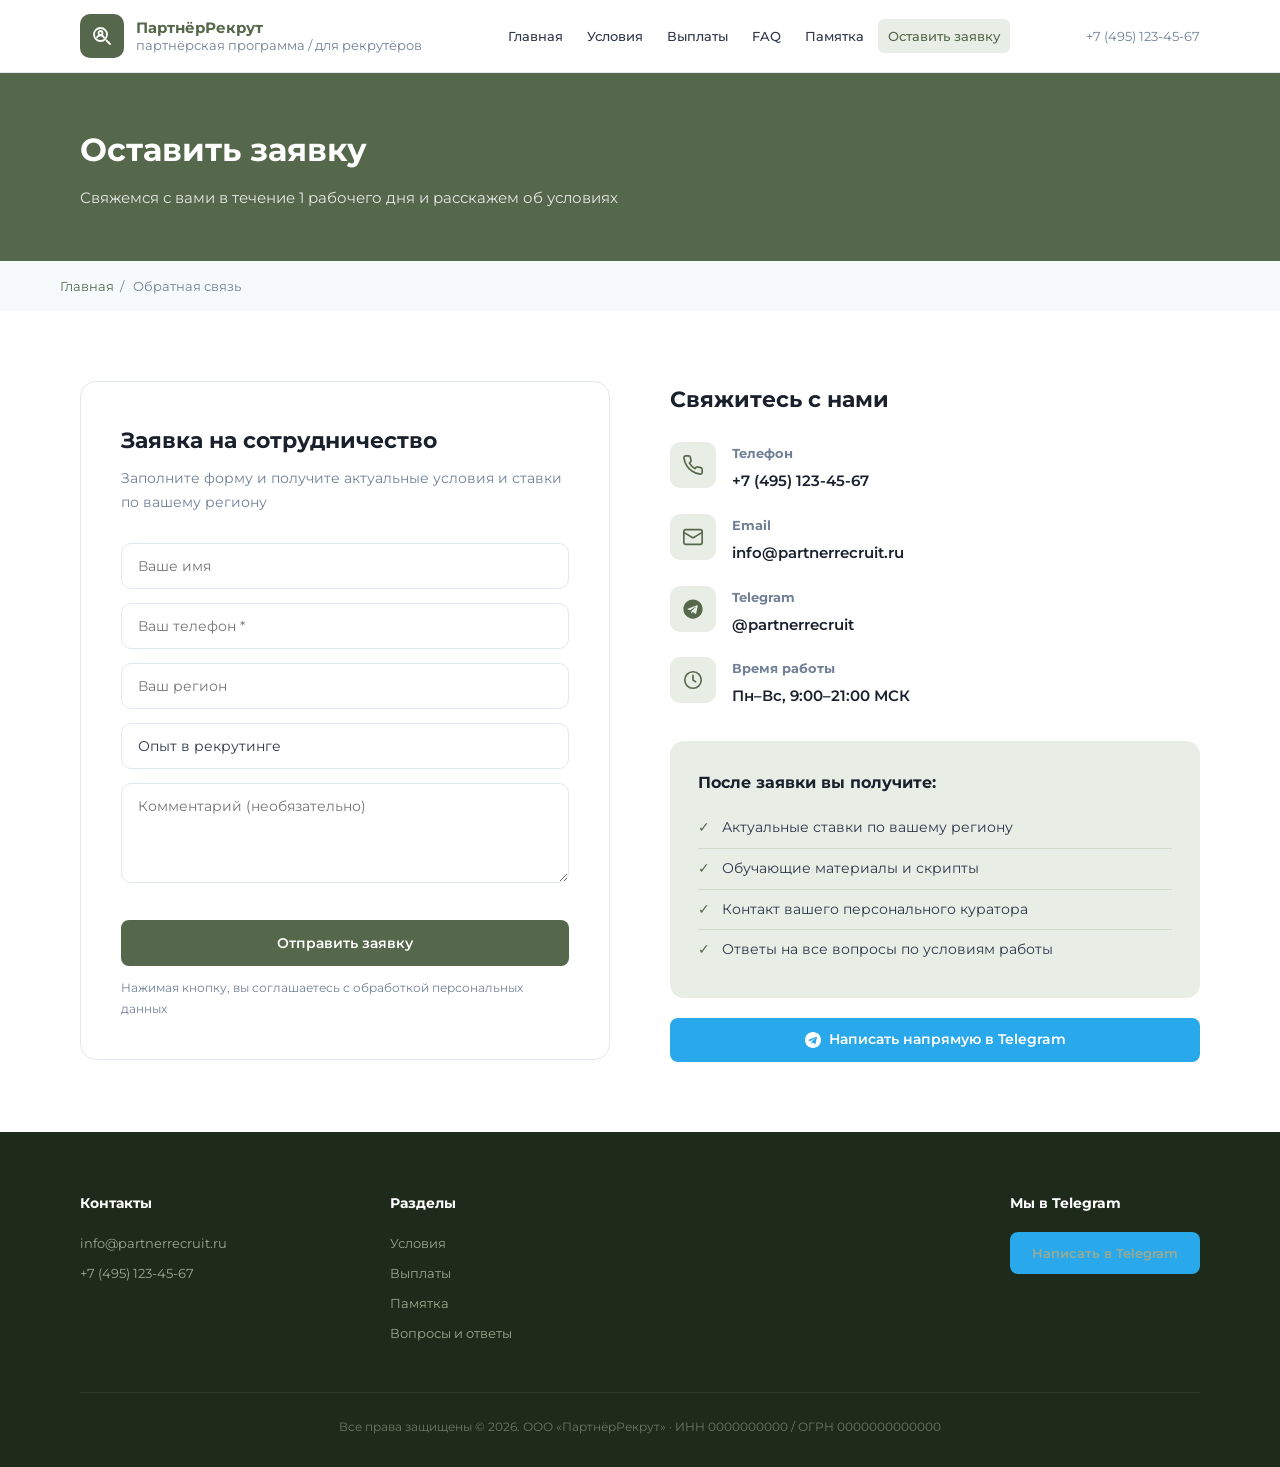
<file: zayavka.html>
<!DOCTYPE html>
<html lang="ru">
<head>
  <meta charset="UTF-8">
  <meta name="viewport" content="width=device-width, initial-scale=1.0">
  <title>Оставить заявку | Партнёрская программа для рекрутёров</title>
  <link rel="stylesheet" href="css/style.css">
</head>
<body>

<header class="site-header">
  <div class="container">
    <div class="header-inner">
      <a href="index.html" class="logo-wrap">
        <div class="logo-icon">
          <svg viewBox="0 0 24 24" fill="none" stroke="currentColor" stroke-width="1.8" stroke-linecap="round" stroke-linejoin="round" aria-hidden="true">
            <circle cx="10.5" cy="10.5" r="6.5"/>
            <path d="m20 20-3.6-3.6"/>
            <circle cx="10.5" cy="9" r="2"/>
            <path d="M7 13.6a3.6 3 0 0 1 7 0"/>
          </svg>
        </div>
        <div class="logo-text">
          <strong>ПартнёрРекрут</strong>
          партнёрская программа / для рекрутёров
        </div>
      </a>
      <nav class="header-nav" id="header-nav">
        <a href="index.html">Главная</a>
        <a href="usloviya.html">Условия</a>
        <a href="viplaty.html">Выплаты</a>
        <a href="faq.html">FAQ</a>
        <a href="pamyatka.html">Памятка</a>
        <a href="zayavka.html">Оставить заявку</a>
      </nav>
      <div class="header-contacts">
        <a href="tel:+74951234567">+7 (495) 123-45-67</a>
      </div>
      <button class="hamburger" id="hamburger" aria-label="Меню">
        <span></span><span></span><span></span>
      </button>
    </div>
  </div>
</header>

<div class="page-hero">
  <div class="container">
    <h1>Оставить заявку</h1>
    <p>Свяжемся с вами в течение 1 рабочего дня и расскажем об условиях</p>
  </div>
</div>

<div class="breadcrumbs container">
  <a href="index.html">Главная</a><span>/</span> Обратная связь
</div>

<section class="section section-white">
  <div class="container">
    <div class="contact-grid">

      <div class="contact-form-box">
        <h3>Заявка на сотрудничество</h3>
        <p class="sub">Заполните форму и получите актуальные условия и ставки по вашему региону</p>
        <form class="js-form" autocomplete="off">
          <div class="form-group">
            <input type="text" name="name" placeholder="Ваше имя" style="width:100%;border:1.5px solid #e2e8f0;border-radius:10px;padding:13px 16px;font-family:inherit;font-size:14px;outline:none;transition:border-color 0.2s" onfocus="this.style.borderColor='#56684b'" onblur="this.style.borderColor='#e2e8f0'">
          </div>
          <div class="form-group" style="margin-top:12px">
            <input type="tel" name="phone" placeholder="Ваш телефон *" required style="width:100%;border:1.5px solid #e2e8f0;border-radius:10px;padding:13px 16px;font-family:inherit;font-size:14px;outline:none;transition:border-color 0.2s" onfocus="this.style.borderColor='#56684b'" onblur="this.style.borderColor='#e2e8f0'">
          </div>
          <div class="form-group" style="margin-top:12px">
            <input type="text" name="region" placeholder="Ваш регион" style="width:100%;border:1.5px solid #e2e8f0;border-radius:10px;padding:13px 16px;font-family:inherit;font-size:14px;outline:none;transition:border-color 0.2s" onfocus="this.style.borderColor='#56684b'" onblur="this.style.borderColor='#e2e8f0'">
          </div>
          <div class="form-group" style="margin-top:12px">
            <select name="experience" style="width:100%;border:1.5px solid #e2e8f0;border-radius:10px;padding:13px 16px;font-family:inherit;font-size:14px;outline:none;color:#2D3748;background:#fff;appearance:none;cursor:pointer">
              <option value="">Опыт в рекрутинге</option>
              <option value="no">Нет опыта</option>
              <option value="less1">Менее 1 года</option>
              <option value="1-3">1–3 года</option>
              <option value="3+">Более 3 лет</option>
            </select>
          </div>
          <div class="form-group" style="margin-top:12px">
            <textarea name="comment" placeholder="Комментарий (необязательно)" rows="4" style="width:100%;border:1.5px solid #e2e8f0;border-radius:10px;padding:13px 16px;font-family:inherit;font-size:14px;outline:none;resize:vertical;transition:border-color 0.2s" onfocus="this.style.borderColor='#56684b'" onblur="this.style.borderColor='#e2e8f0'"></textarea>
          </div>
          <button type="submit" class="btn btn-primary" style="width:100%;justify-content:center;margin-top:16px;padding:14px">Отправить заявку</button>
          <p class="form-consent" style="margin-top:12px;font-size:12px;color:#718096">Нажимая кнопку, вы соглашаетесь с обработкой персональных данных</p>
        </form>
      </div>

      <div>
        <h3 style="font-size:22px;font-weight:700;color:var(--text-dark);margin-bottom:24px">Свяжитесь с нами</h3>
        <div class="contact-info-list">
          <div class="contact-info-item">
            <div class="contact-info-icon">
              <svg viewBox="0 0 24 24" fill="none" stroke="currentColor" stroke-width="1.8" stroke-linecap="round" stroke-linejoin="round" aria-hidden="true"><path d="M22 16.92v3a2 2 0 0 1-2.18 2 19.79 19.79 0 0 1-8.63-3.07 19.5 19.5 0 0 1-6-6 19.79 19.79 0 0 1-3.07-8.67A2 2 0 0 1 4.11 2h3a2 2 0 0 1 2 1.72c.13.96.36 1.9.7 2.81a2 2 0 0 1-.45 2.11L8.09 9.91a16 16 0 0 0 6 6l1.27-1.27a2 2 0 0 1 2.11-.45c.91.34 1.85.57 2.81.7A2 2 0 0 1 22 16.92z"/></svg>
            </div>
            <div>
              <h5>Телефон</h5>
              <a href="tel:+74951234567">+7 (495) 123-45-67</a>
            </div>
          </div>
          <div class="contact-info-item">
            <div class="contact-info-icon">
              <svg viewBox="0 0 24 24" fill="none" stroke="currentColor" stroke-width="1.8" stroke-linecap="round" stroke-linejoin="round" aria-hidden="true"><rect x="2" y="4" width="20" height="16" rx="2"/><path d="m22 7-9.2 5.5a1.5 1.5 0 0 1-1.6 0L2 7"/></svg>
            </div>
            <div>
              <h5>Email</h5>
              <a href="mailto:info@partnerrecruit.ru">info@partnerrecruit.ru</a>
            </div>
          </div>
          <div class="contact-info-item">
            <div class="contact-info-icon">
              <svg viewBox="0 0 24 24" fill="currentColor" aria-hidden="true"><path d="M12 1.5C6.2 1.5 1.5 6.2 1.5 12S6.2 22.5 12 22.5 22.5 17.8 22.5 12 17.8 1.5 12 1.5zm5.16 7.19-1.72 8.12c-.13.58-.47.72-.95.45l-2.62-1.94-1.27 1.22c-.14.14-.26.26-.53.26l.19-2.67 4.86-4.4c.21-.18-.05-.29-.33-.1l-6.01 3.78-2.59-.81c-.56-.18-.57-.56.12-.83l10.12-3.9c.47-.17.88.11.73.82z"/></svg>
            </div>
            <div>
              <h5>Telegram</h5>
              <a href="https://t.me/partnerrecruit" target="_blank" rel="noopener">@partnerrecruit</a>
            </div>
          </div>
          <div class="contact-info-item">
            <div class="contact-info-icon">
              <svg viewBox="0 0 24 24" fill="none" stroke="currentColor" stroke-width="1.8" stroke-linecap="round" stroke-linejoin="round" aria-hidden="true"><circle cx="12" cy="12" r="9"/><path d="M12 7v5l3 2"/></svg>
            </div>
            <div>
              <h5>Время работы</h5>
              <p>Пн–Вс, 9:00–21:00 МСК</p>
            </div>
          </div>
        </div>

        <div style="margin-top:32px;background:var(--green-light);border-radius:14px;padding:28px">
          <h4 style="font-size:16px;font-weight:700;color:var(--text-dark);margin-bottom:12px">После заявки вы получите:</h4>
          <ul style="list-style:none">
            <li style="padding:8px 0 8px 24px;position:relative;font-size:14px;color:var(--text-body);border-bottom:1px solid #d0dcc8">
              <span style="position:absolute;left:0;color:var(--green)">✓</span>
              Актуальные ставки по вашему региону
            </li>
            <li style="padding:8px 0 8px 24px;position:relative;font-size:14px;color:var(--text-body);border-bottom:1px solid #d0dcc8">
              <span style="position:absolute;left:0;color:var(--green)">✓</span>
              Обучающие материалы и скрипты
            </li>
            <li style="padding:8px 0 8px 24px;position:relative;font-size:14px;color:var(--text-body);border-bottom:1px solid #d0dcc8">
              <span style="position:absolute;left:0;color:var(--green)">✓</span>
              Контакт вашего персонального куратора
            </li>
            <li style="padding:8px 0 8px 24px;position:relative;font-size:14px;color:var(--text-body)">
              <span style="position:absolute;left:0;color:var(--green)">✓</span>
              Ответы на все вопросы по условиям работы
            </li>
          </ul>
        </div>

        <a href="https://t.me/partnerrecruit" class="btn btn-tg" style="margin-top:20px;width:100%;justify-content:center" target="_blank">
          <svg width="16" height="16" viewBox="0 0 24 24" fill="currentColor"><path d="M12 0C5.373 0 0 5.373 0 12s5.373 12 12 12 12-5.373 12-12S18.627 0 12 0zm5.894 8.221-1.97 9.28c-.145.658-.537.818-1.084.508l-3-2.21-1.447 1.394c-.16.16-.295.295-.605.295l.213-3.053 5.56-5.023c.242-.213-.054-.333-.373-.12l-6.871 4.326-2.962-.924c-.643-.204-.657-.643.136-.953l11.57-4.461c.537-.194 1.006.131.833.941z"/></svg>
          Написать напрямую в Telegram
        </a>
      </div>

    </div>
  </div>
</section>

<footer class="site-footer">
  <div class="container">
    <div class="footer-grid">
      <div class="footer-col">
        <h5>Контакты</h5>
        <a href="mailto:info@partnerrecruit.ru">info@partnerrecruit.ru</a>
        <a href="tel:+74951234567">+7 (495) 123-45-67</a>
      </div>
      <div class="footer-col">
        <h5>Разделы</h5>
        <a href="usloviya.html">Условия</a>
        <a href="viplaty.html">Выплаты</a>
        <a href="pamyatka.html">Памятка</a>
        <a href="faq.html">Вопросы и ответы</a>
      </div>
      <div class="footer-col"></div>
      <div class="footer-col">
        <h5>Мы в Telegram</h5>
        <a href="https://t.me/partnerrecruit" class="btn btn-tg" target="_blank">Написать в Telegram</a>
      </div>
    </div>
    <div class="footer-bottom">
      Все права защищены © 2026. ООО «ПартнёрРекрут» · ИНН 0000000000 / ОГРН 0000000000000
    </div>
  </div>
</footer>

<script src="js/main.js"></script>
</body>
</html>
</file>
<file: css/style.css>
@import url('https://fonts.googleapis.com/css2?family=Montserrat:wght@400;500;600;700&display=swap');

:root {
  --green: #56684b;
  --green-dark: #34422b;
  --green-light: #e8ede6;
  --text-dark: #1A202C;
  --text-body: #2D3748;
  --text-muted: #718096;
  --bg: #F7FAFC;
  --bg-light: #EDF2F7;
  --white: #ffffff;
  --orange: #f76a0c;
  --dark-section: #1e2a1a;
}

* { box-sizing: border-box; margin: 0; padding: 0; }

body {
  font-family: 'Montserrat', sans-serif;
  background: var(--bg);
  color: var(--text-body);
  font-size: 15px;
  line-height: 1.7;
}

a { color: inherit; text-decoration: none; }

.container {
  max-width: 1160px;
  margin: 0 auto;
  padding: 0 20px;
}

/* ── HEADER ── */
.site-header {
  background: #fff;
  border-bottom: 1px solid #e2e8f0;
  position: sticky;
  top: 0;
  z-index: 100;
}

.header-inner {
  display: flex;
  align-items: center;
  gap: 20px;
  padding: 14px 0;
}

.logo-wrap {
  display: flex;
  align-items: center;
  gap: 12px;
  flex-shrink: 0;
}

.logo-icon {
  width: 44px;
  height: 44px;
  background: var(--green);
  border-radius: 10px;
  display: flex;
  align-items: center;
  justify-content: center;
  color: #fff;
}

.logo-icon svg { width: 24px; height: 24px; }

.logo-text {
  font-size: 13px;
  color: var(--text-muted);
  line-height: 1.3;
}

.logo-text strong {
  display: block;
  color: var(--green);
  font-size: 15px;
  font-weight: 700;
}

.header-nav {
  display: flex;
  gap: 4px;
  flex-wrap: nowrap;
  flex: 1;
  justify-content: center;
}

.header-nav a {
  font-size: 13px;
  font-weight: 500;
  color: var(--text-body);
  padding: 6px 10px;
  border-radius: 6px;
  transition: background 0.2s, color 0.2s;
  white-space: nowrap;
}

.header-nav a:hover,
.header-nav a.active {
  background: var(--green-light);
  color: var(--green);
}

.header-contacts {
  display: flex;
  align-items: center;
  gap: 16px;
  flex-shrink: 0;
}

.header-contacts a {
  font-size: 13px;
  color: var(--text-muted);
  transition: color 0.2s;
}

.header-contacts a:hover { color: var(--green); }

.btn {
  display: inline-flex;
  align-items: center;
  gap: 8px;
  padding: 10px 22px;
  border-radius: 8px;
  font-family: 'Montserrat', sans-serif;
  font-size: 14px;
  font-weight: 600;
  cursor: pointer;
  border: none;
  transition: all 0.2s;
}

.btn-primary {
  background: var(--green);
  color: #fff;
}

.btn-primary:hover { background: var(--green-dark); }

.btn-outline {
  background: transparent;
  color: var(--green);
  border: 2px solid var(--green);
}

.btn-outline:hover {
  background: var(--green);
  color: #fff;
}

.btn-white {
  background: #fff;
  color: var(--green);
}

.btn-white:hover { background: var(--green-light); }

.btn-tg {
  background: #29a8eb;
  color: #fff;
}

.btn-tg:hover { background: #1a8bc8; }

/* ── HERO ── */
.hero {
  position: relative;
  overflow: hidden;
  color: #fff;
  padding: 96px 0 88px;
  background:
    radial-gradient(820px 520px at 82% 26%, rgba(123,143,108,0.45), transparent 62%),
    linear-gradient(157deg, #232c1c 0%, #1a2113 55%, #11160c 100%);
}

.hero::before {
  content: '';
  position: absolute;
  inset: 0;
  background-image: radial-gradient(rgba(255,255,255,0.05) 1px, transparent 1px);
  background-size: 26px 26px;
  -webkit-mask-image: linear-gradient(180deg, #000, transparent 70%);
  mask-image: linear-gradient(180deg, #000, transparent 70%);
  pointer-events: none;
}

.hero .container { position: relative; z-index: 1; }

.hero-inner {
  display: grid;
  grid-template-columns: 1fr 460px;
  gap: 56px;
  align-items: center;
}

.hero-label {
  display: inline-block;
  color: #b9cfac;
  font-weight: 700;
  font-size: 13px;
  text-transform: uppercase;
  letter-spacing: 2px;
  margin-bottom: 18px;
}

.hero h1 {
  font-size: 46px;
  font-weight: 700;
  color: #fff;
  line-height: 1.14;
  letter-spacing: -0.5px;
  margin-bottom: 18px;
}

.hero-sub {
  color: #b9cfac;
  font-weight: 600;
  font-size: 19px;
  margin-bottom: 16px;
}

.hero-desc {
  color: #cdd6c2;
  font-size: 15.5px;
  margin-bottom: 30px;
  max-width: 520px;
}

.hero-btns {
  display: flex;
  gap: 14px;
  flex-wrap: wrap;
  margin-bottom: 40px;
}

.hero-btns .btn {
  padding: 13px 26px;
  box-shadow: 0 12px 28px rgba(0,0,0,0.3);
}

.hero-stats {
  display: grid;
  grid-template-columns: repeat(3, 1fr);
  gap: 16px;
}

.stat-box {
  background: rgba(255,255,255,0.05);
  border: 1px solid rgba(255,255,255,0.09);
  border-radius: 14px;
  padding: 18px 16px;
  text-align: left;
  -webkit-backdrop-filter: blur(6px);
  backdrop-filter: blur(6px);
}

.stat-box .stat-num {
  font-size: 23px;
  font-weight: 700;
  color: #fff;
  line-height: 1.2;
}

.stat-box .stat-label {
  font-size: 12px;
  color: #aebaa2;
  margin-top: 4px;
}

.hero-image-side {
  position: relative;
  display: flex;
  align-items: center;
  justify-content: center;
}

.hero-image-side::before {
  content: '';
  position: absolute;
  width: 78%;
  aspect-ratio: 1;
  border-radius: 50%;
  background: radial-gradient(circle, rgba(123,143,108,0.55), transparent 68%);
  filter: blur(10px);
  z-index: 0;
}

.hero-image-side svg { position: relative; z-index: 1; width: 100%; height: auto; display: block; }

/* ── SECTION COMMONS ── */
.section { padding: 70px 0; }
.section-dark { background: var(--dark-section); color: #fff; }
.section-light { background: var(--bg-light); }
.section-white { background: var(--white); }

.section-label {
  display: inline-block;
  color: var(--green);
  font-weight: 600;
  font-size: 12px;
  text-transform: uppercase;
  letter-spacing: 1.5px;
  margin-bottom: 12px;
}

.section-title {
  font-size: 32px;
  font-weight: 700;
  color: var(--text-dark);
  line-height: 1.3;
  margin-bottom: 16px;
}

.section-title .accent { color: var(--green); }
.section-dark .section-title { color: #fff; }

.section-sub {
  color: var(--text-muted);
  font-size: 15px;
  max-width: 560px;
  margin-bottom: 40px;
}

.section-dark .section-sub { color: #c0cdb8; }

/* ── FEATURE CARDS ── */
.features-grid {
  display: grid;
  grid-template-columns: repeat(3, 1fr);
  gap: 24px;
}

.feature-card {
  background: var(--white);
  border-radius: 14px;
  padding: 30px 24px;
  border: 1px solid #e2e8f0;
  transition: box-shadow 0.2s, transform 0.2s;
}

.feature-card:hover {
  box-shadow: 0 8px 30px rgba(86,104,75,0.12);
  transform: translateY(-2px);
}

.feature-icon {
  width: 52px;
  height: 52px;
  background: var(--green-light);
  border-radius: 12px;
  display: flex;
  align-items: center;
  justify-content: center;
  color: var(--green);
  margin-bottom: 18px;
}

.feature-icon svg { width: 26px; height: 26px; }

.feature-card h3 {
  font-size: 16px;
  font-weight: 700;
  color: var(--text-dark);
  margin-bottom: 8px;
}

.feature-card p {
  font-size: 14px;
  color: var(--text-muted);
}

/* ── WHO SECTION ── */
.who-inner {
  display: grid;
  grid-template-columns: 1fr 1fr;
  gap: 60px;
  align-items: start;
}

.who-cards {
  display: grid;
  grid-template-columns: 1fr 1fr;
  gap: 16px;
}

.who-card {
  background: var(--white);
  border-radius: 12px;
  padding: 22px 20px;
  border: 2px solid var(--green-light);
  font-size: 14px;
  font-weight: 600;
  color: var(--text-dark);
  position: relative;
  padding-left: 44px;
}

.who-card::before {
  content: '✓';
  position: absolute;
  left: 16px;
  top: 22px;
  color: var(--green);
  font-weight: 700;
}

/* ── WHY US ── */
.why-inner {
  display: grid;
  grid-template-columns: 260px 1fr 280px;
  gap: 40px;
  align-items: start;
}

.why-boxes {
  display: flex;
  flex-direction: column;
  gap: 20px;
}

.why-box {
  background: var(--white);
  border-radius: 12px;
  padding: 24px;
  border-left: 4px solid var(--green);
}

.why-box h4 {
  font-size: 15px;
  font-weight: 700;
  color: var(--text-dark);
  margin-bottom: 8px;
}

.why-box p {
  font-size: 13px;
  color: var(--text-muted);
}

.why-image {
  display: flex;
  align-items: center;
  justify-content: center;
}

.why-image svg { width: 100%; height: auto; display: block; }

/* ── CTA BANNER ── */
.cta-inner {
  display: grid;
  grid-template-columns: 1fr auto;
  gap: 60px;
  align-items: center;
}

.cta-checklist {
  list-style: none;
  display: flex;
  flex-direction: column;
  gap: 14px;
}

.cta-checklist li {
  display: flex;
  align-items: flex-start;
  gap: 12px;
  font-size: 15px;
  color: #d4e8cb;
}

.cta-checklist li::before {
  content: '✓';
  color: #7ec86b;
  font-weight: 700;
  flex-shrink: 0;
  margin-top: 1px;
}

/* ── RECRUITER TASKS ── */
.tasks-inner {
  display: grid;
  grid-template-columns: 1fr 300px;
  gap: 60px;
  align-items: start;
}

.highlight-box {
  background: var(--green-light);
  border-left: 4px solid var(--green);
  border-radius: 0 8px 8px 0;
  padding: 20px 24px;
  font-size: 15px;
  color: var(--text-dark);
  margin-bottom: 28px;
}

.task-list {
  list-style: none;
  display: flex;
  flex-direction: column;
  gap: 12px;
  margin-bottom: 28px;
}

.task-list li {
  display: flex;
  align-items: flex-start;
  gap: 12px;
  font-size: 14px;
  color: var(--text-body);
}

.task-list li::before {
  content: '●';
  color: var(--green);
  flex-shrink: 0;
  margin-top: 2px;
}

.sources-grid {
  display: grid;
  grid-template-columns: repeat(3, 1fr);
  gap: 14px;
  margin-bottom: 24px;
}

.source-box {
  background: var(--bg-light);
  border-radius: 10px;
  padding: 16px;
  font-size: 13px;
  color: var(--text-body);
  border-top: 3px solid var(--green);
}

.source-box strong {
  display: block;
  color: var(--text-dark);
  margin-bottom: 6px;
  font-size: 14px;
}

.tasks-image {
  display: flex;
  align-items: flex-start;
  justify-content: center;
  position: sticky;
  top: 90px;
}

.tasks-image svg { width: 100%; height: auto; display: block; }

/* ── EARNINGS ── */
.earnings-stats {
  display: grid;
  grid-template-columns: 1fr 1fr;
  gap: 24px;
  margin-bottom: 40px;
}

.earn-card {
  background: var(--green);
  border-radius: 14px;
  padding: 36px 32px;
  color: #fff;
  text-align: center;
}

.earn-card .earn-num {
  font-size: 36px;
  font-weight: 700;
  line-height: 1.2;
}

.earn-card .earn-label {
  font-size: 14px;
  opacity: 0.85;
  margin-top: 6px;
}

/* ── FAQ ── */
.faq-inner {
  display: grid;
  grid-template-columns: 1fr 1.5fr;
  gap: 60px;
  align-items: start;
}

.accordion {
  display: flex;
  flex-direction: column;
  gap: 12px;
}

.accordion-item {
  background: var(--white);
  border-radius: 12px;
  border: 1px solid #e2e8f0;
  overflow: hidden;
}

.accordion-header {
  width: 100%;
  background: none;
  border: none;
  text-align: left;
  padding: 20px 24px;
  font-family: 'Montserrat', sans-serif;
  font-size: 15px;
  font-weight: 600;
  color: var(--text-dark);
  cursor: pointer;
  display: flex;
  justify-content: space-between;
  align-items: center;
  gap: 12px;
  transition: color 0.2s;
}

.accordion-header:hover { color: var(--green); }

.accordion-icon {
  color: var(--green);
  font-size: 20px;
  flex-shrink: 0;
  transition: transform 0.3s;
}

.accordion-item.open .accordion-icon { transform: rotate(45deg); }

.accordion-body {
  max-height: 0;
  overflow: hidden;
  transition: max-height 0.35s ease, padding 0.2s;
}

.accordion-item.open .accordion-body { max-height: 300px; }

.accordion-body p {
  padding: 0 24px 20px;
  color: var(--text-muted);
  font-size: 14px;
}

/* ── FOOTER ── */
.site-footer {
  background: var(--dark-section);
  color: #c0cdb8;
  padding: 60px 0 30px;
}

.footer-grid {
  display: grid;
  grid-template-columns: 1fr 1fr 1fr auto;
  gap: 40px;
  margin-bottom: 40px;
}

.footer-col h5 {
  font-size: 14px;
  font-weight: 700;
  color: #fff;
  margin-bottom: 16px;
}

.footer-col a,
.footer-col p {
  display: block;
  font-size: 13px;
  color: #9aab92;
  margin-bottom: 8px;
  transition: color 0.2s;
}

.footer-col a:hover { color: #fff; }

.footer-form {
  display: flex;
  flex-direction: column;
  gap: 10px;
}

.footer-form input {
  background: rgba(255,255,255,0.08);
  border: 1px solid rgba(255,255,255,0.15);
  border-radius: 8px;
  padding: 11px 16px;
  color: #fff;
  font-family: 'Montserrat', sans-serif;
  font-size: 14px;
  outline: none;
  transition: border-color 0.2s;
}

.footer-form input::placeholder { color: #7a8f75; }
.footer-form input:focus { border-color: var(--green); }

.footer-bottom {
  border-top: 1px solid rgba(255,255,255,0.08);
  padding-top: 24px;
  font-size: 12px;
  color: #6b7a65;
  text-align: center;
}

/* ── MODAL ── */
.modal-overlay {
  position: fixed;
  inset: 0;
  background: rgba(0,0,0,0.55);
  z-index: 1000;
  display: flex;
  align-items: center;
  justify-content: center;
  opacity: 0;
  pointer-events: none;
  transition: opacity 0.3s;
}

.modal-overlay.open {
  opacity: 1;
  pointer-events: all;
}

.modal {
  background: #fff;
  border-radius: 20px;
  padding: 48px 40px;
  max-width: 440px;
  width: 100%;
  margin: 20px;
  position: relative;
  transform: translateY(20px);
  transition: transform 0.3s;
}

.modal-overlay.open .modal { transform: translateY(0); }

.modal-close {
  position: absolute;
  top: 16px;
  right: 20px;
  background: none;
  border: none;
  font-size: 24px;
  cursor: pointer;
  color: var(--text-muted);
  line-height: 1;
}

.modal h3 {
  font-size: 22px;
  font-weight: 700;
  color: var(--text-dark);
  margin-bottom: 8px;
}

.modal-sub {
  font-size: 14px;
  color: var(--text-muted);
  margin-bottom: 28px;
}

.form-group {
  margin-bottom: 14px;
}

.form-group input {
  width: 100%;
  border: 1.5px solid #e2e8f0;
  border-radius: 10px;
  padding: 13px 16px;
  font-family: 'Montserrat', sans-serif;
  font-size: 14px;
  outline: none;
  transition: border-color 0.2s;
  color: var(--text-dark);
}

.form-group input:focus { border-color: var(--green); }

.form-consent {
  font-size: 12px;
  color: var(--text-muted);
  margin-top: 12px;
}

.modal-or {
  text-align: center;
  color: var(--text-muted);
  font-size: 13px;
  margin: 16px 0;
}

.modal-phone {
  display: block;
  text-align: center;
  font-size: 17px;
  font-weight: 700;
  color: var(--green);
  margin-bottom: 12px;
}

/* ── PAGE HERO (inner pages) ── */
.page-hero {
  background: var(--green);
  padding: 50px 0;
  color: #fff;
}

.page-hero h1 {
  font-size: 32px;
  font-weight: 700;
  margin-bottom: 8px;
}

.page-hero p {
  font-size: 15px;
  opacity: 0.85;
}

/* ── CONTACT PAGE ── */
.contact-grid {
  display: grid;
  grid-template-columns: 1fr 1fr;
  gap: 60px;
  align-items: start;
}

.contact-form-box {
  background: var(--white);
  border-radius: 16px;
  padding: 40px;
  border: 1px solid #e2e8f0;
}

.contact-form-box h3 {
  font-size: 22px;
  font-weight: 700;
  color: var(--text-dark);
  margin-bottom: 8px;
}

.contact-form-box .sub {
  color: var(--text-muted);
  font-size: 14px;
  margin-bottom: 28px;
}

.contact-info-list {
  display: flex;
  flex-direction: column;
  gap: 20px;
}

.contact-info-item {
  display: flex;
  align-items: flex-start;
  gap: 16px;
}

.contact-info-icon {
  width: 46px;
  height: 46px;
  background: var(--green-light);
  border-radius: 10px;
  display: flex;
  align-items: center;
  justify-content: center;
  color: var(--green);
  flex-shrink: 0;
}

.contact-info-icon svg { width: 22px; height: 22px; }

.contact-info-item h5 {
  font-size: 13px;
  color: var(--text-muted);
  margin-bottom: 4px;
}

.contact-info-item a,
.contact-info-item p {
  font-size: 15px;
  font-weight: 600;
  color: var(--text-dark);
}

/* ── CONTENT PAGE ── */
.content-layout {
  display: grid;
  grid-template-columns: 220px 1fr;
  gap: 48px;
  align-items: start;
}

.content-sidebar {
  background: var(--white);
  border-radius: 14px;
  padding: 24px;
  border: 1px solid #e2e8f0;
  position: sticky;
  top: 80px;
}

.content-sidebar h5 {
  font-size: 12px;
  font-weight: 700;
  text-transform: uppercase;
  letter-spacing: 1px;
  color: var(--text-muted);
  margin-bottom: 14px;
}

.sidebar-nav {
  list-style: none;
  display: flex;
  flex-direction: column;
  gap: 4px;
}

.sidebar-nav a {
  display: block;
  padding: 8px 12px;
  border-radius: 8px;
  font-size: 14px;
  color: var(--text-body);
  transition: background 0.2s, color 0.2s;
}

.sidebar-nav a:hover,
.sidebar-nav a.active {
  background: var(--green-light);
  color: var(--green);
}

.content-body h2 {
  font-size: 26px;
  font-weight: 700;
  color: var(--text-dark);
  margin: 0 0 20px;
  padding-top: 40px;
}

.content-body h2:first-child { padding-top: 0; }

.content-body h3 {
  font-size: 18px;
  font-weight: 700;
  color: var(--text-dark);
  margin: 28px 0 12px;
}

.content-body p {
  font-size: 15px;
  color: var(--text-body);
  margin-bottom: 16px;
}

.content-body ul {
  list-style: none;
  margin-bottom: 20px;
}

.content-body ul li {
  padding: 8px 0 8px 24px;
  position: relative;
  font-size: 14px;
  color: var(--text-body);
  border-bottom: 1px solid #f0f4f0;
}

.content-body ul li::before {
  content: '●';
  position: absolute;
  left: 0;
  color: var(--green);
  font-size: 10px;
  top: 11px;
}

.info-card {
  background: var(--green-light);
  border-left: 4px solid var(--green);
  border-radius: 0 10px 10px 0;
  padding: 20px 24px;
  margin: 24px 0;
  font-size: 15px;
  color: var(--text-dark);
}

.info-card strong { color: var(--green); }

.table-wrap {
  overflow-x: auto;
  margin-bottom: 28px;
}

table {
  width: 100%;
  border-collapse: collapse;
  font-size: 14px;
}

th {
  background: var(--green);
  color: #fff;
  padding: 12px 16px;
  text-align: left;
  font-weight: 600;
}

td {
  padding: 12px 16px;
  border-bottom: 1px solid #e2e8f0;
  color: var(--text-body);
}

tr:nth-child(even) td { background: var(--bg-light); }

/* ── BREADCRUMBS ── */
.breadcrumbs {
  padding: 14px 0;
  font-size: 13px;
  color: var(--text-muted);
}

.breadcrumbs a {
  color: var(--green);
  transition: opacity 0.2s;
}

.breadcrumbs a:hover { opacity: 0.7; }

.breadcrumbs span { margin: 0 6px; }

/* ── HERO RATING / TRUST ── */
.hero-rating {
  display: inline-flex;
  align-items: center;
  gap: 12px;
  background: rgba(255,255,255,0.06);
  border: 1px solid rgba(255,255,255,0.1);
  border-radius: 999px;
  padding: 8px 18px 8px 10px;
  margin-bottom: 28px;
}

.hero-rating .avatars {
  display: flex;
}

.hero-rating .avatars span {
  width: 28px;
  height: 28px;
  border-radius: 50%;
  border: 2px solid #1c2415;
  margin-left: -9px;
  background: var(--green);
  display: inline-flex;
  align-items: center;
  justify-content: center;
  color: #fff;
  font-size: 11px;
  font-weight: 700;
}

.hero-rating .avatars span:first-child { margin-left: 0; }
.hero-rating .avatars span:nth-child(2) { background: #7a8a6c; }
.hero-rating .avatars span:nth-child(3) { background: #9bac8c; }

.hero-rating .rating-text {
  font-size: 12.5px;
  color: #aebaa2;
  line-height: 1.35;
}

.hero-rating .rating-text strong { color: #fff; }

.hero-rating .stars { color: #f0a500; letter-spacing: 1px; }

/* ── TRUST BAR ── */
.trust-bar {
  border-top: 1px solid #e2e8f0;
  border-bottom: 1px solid #e2e8f0;
  background: var(--white);
}

.trust-bar .container {
  display: flex;
  flex-wrap: wrap;
  justify-content: space-between;
  gap: 24px;
  padding-top: 28px;
  padding-bottom: 28px;
}

.trust-item {
  display: flex;
  align-items: center;
  gap: 14px;
}

.trust-item svg {
  width: 30px;
  height: 30px;
  color: var(--green);
  flex-shrink: 0;
}

.trust-item .t-num {
  font-size: 20px;
  font-weight: 700;
  color: var(--text-dark);
  line-height: 1.1;
}

.trust-item .t-label {
  font-size: 12.5px;
  color: var(--text-muted);
}

/* ── PROCESS STEPS ── */
.steps-grid {
  display: grid;
  grid-template-columns: repeat(4, 1fr);
  gap: 22px;
  counter-reset: step;
}

.step-card {
  background: var(--white);
  border: 1px solid #e2e8f0;
  border-radius: 14px;
  padding: 28px 24px;
  position: relative;
}

.step-card .step-num {
  width: 40px;
  height: 40px;
  border-radius: 10px;
  background: var(--green);
  color: #fff;
  font-weight: 700;
  font-size: 16px;
  display: flex;
  align-items: center;
  justify-content: center;
  margin-bottom: 16px;
}

.step-card h4 {
  font-size: 15px;
  font-weight: 700;
  color: var(--text-dark);
  margin-bottom: 8px;
}

.step-card p {
  font-size: 13px;
  color: var(--text-muted);
}

.step-card:not(:last-child)::after {
  content: '';
  position: absolute;
  top: 48px;
  right: -16px;
  width: 12px;
  height: 12px;
  border-top: 2px solid #cdd6c6;
  border-right: 2px solid #cdd6c6;
  transform: rotate(45deg);
}

/* ── MOBILE ── */
.hamburger {
  display: none;
  background: none;
  border: none;
  cursor: pointer;
  flex-direction: column;
  gap: 5px;
  padding: 4px;
}

.hamburger span {
  display: block;
  width: 24px;
  height: 2px;
  background: var(--text-dark);
  transition: all 0.3s;
}

@media (max-width: 900px) {
  .header-nav { display: none; }
  .header-nav.mobile-open {
    display: flex;
    flex-direction: column;
    position: absolute;
    top: 72px;
    left: 0;
    right: 0;
    background: #fff;
    border-bottom: 1px solid #e2e8f0;
    padding: 12px 20px;
    gap: 4px;
    z-index: 99;
  }
  .hamburger { display: flex; }
  .site-header { position: relative; }

  .hero { padding: 64px 0 56px; }
  .hero-inner { grid-template-columns: 1fr; }
  .hero-image-side { display: none; }
  .hero h1 { font-size: 33px; }
  .hero-stats { grid-template-columns: 1fr 1fr 1fr; }

  .features-grid { grid-template-columns: 1fr; }
  .who-inner { grid-template-columns: 1fr; }
  .why-inner { grid-template-columns: 1fr; }
  .why-image { display: none; }
  .cta-inner { grid-template-columns: 1fr; }
  .tasks-inner { grid-template-columns: 1fr; }
  .tasks-image { display: none; }
  .sources-grid { grid-template-columns: 1fr; }
  .earnings-stats { grid-template-columns: 1fr; }
  .faq-inner { grid-template-columns: 1fr; }
  .footer-grid { grid-template-columns: 1fr 1fr; }
  .contact-grid { grid-template-columns: 1fr; }
  .content-layout { grid-template-columns: 1fr; }
  .content-sidebar { position: static; }
  .who-cards { grid-template-columns: 1fr; }
  .section-title { font-size: 24px; }

  .tasks-image { display: none; }
  .steps-grid { grid-template-columns: 1fr 1fr; }
  .step-card:not(:last-child)::after { display: none; }
  .trust-bar .container { justify-content: flex-start; gap: 28px 36px; }
}

@media (max-width: 480px) {
  .hero-stats { grid-template-columns: 1fr; }
  .footer-grid { grid-template-columns: 1fr; }
  .hero h1 { font-size: 27px; }
  .header-contacts { display: none; }
  .steps-grid { grid-template-columns: 1fr; }
}
</file>
